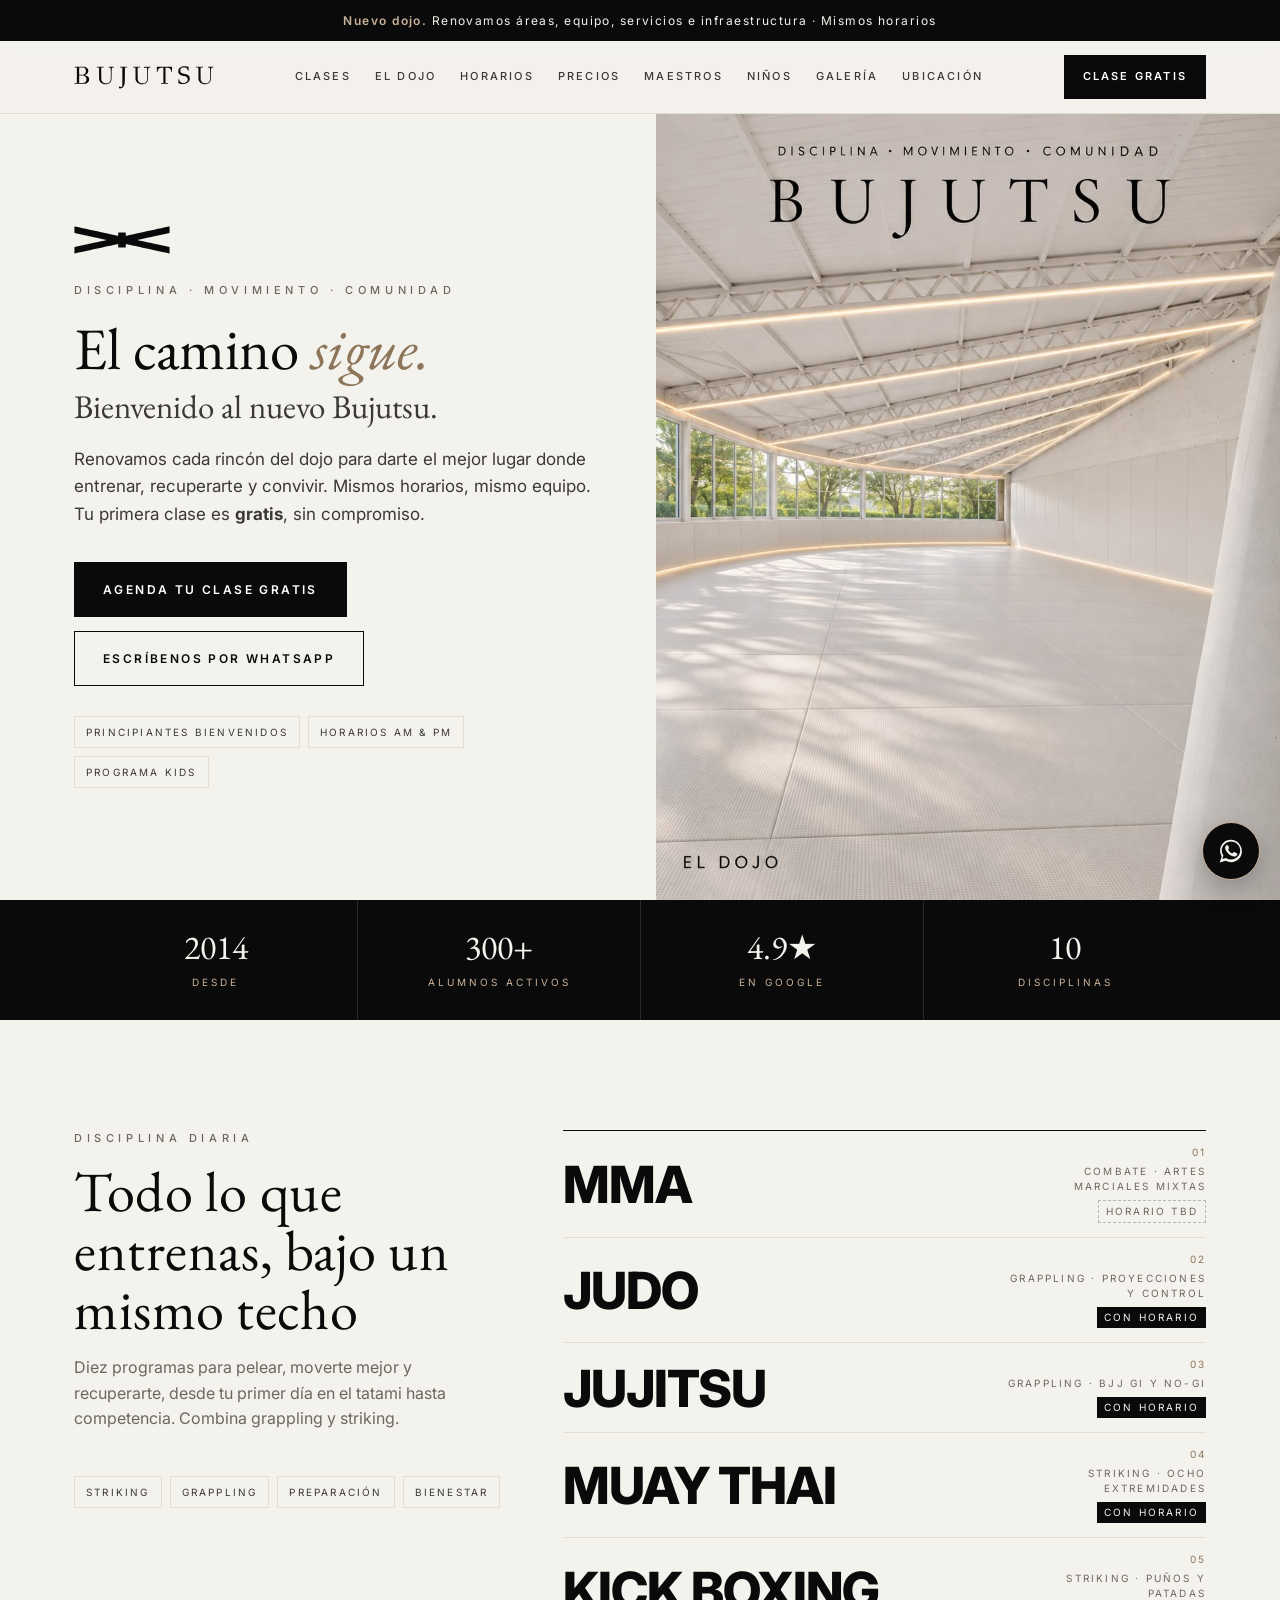
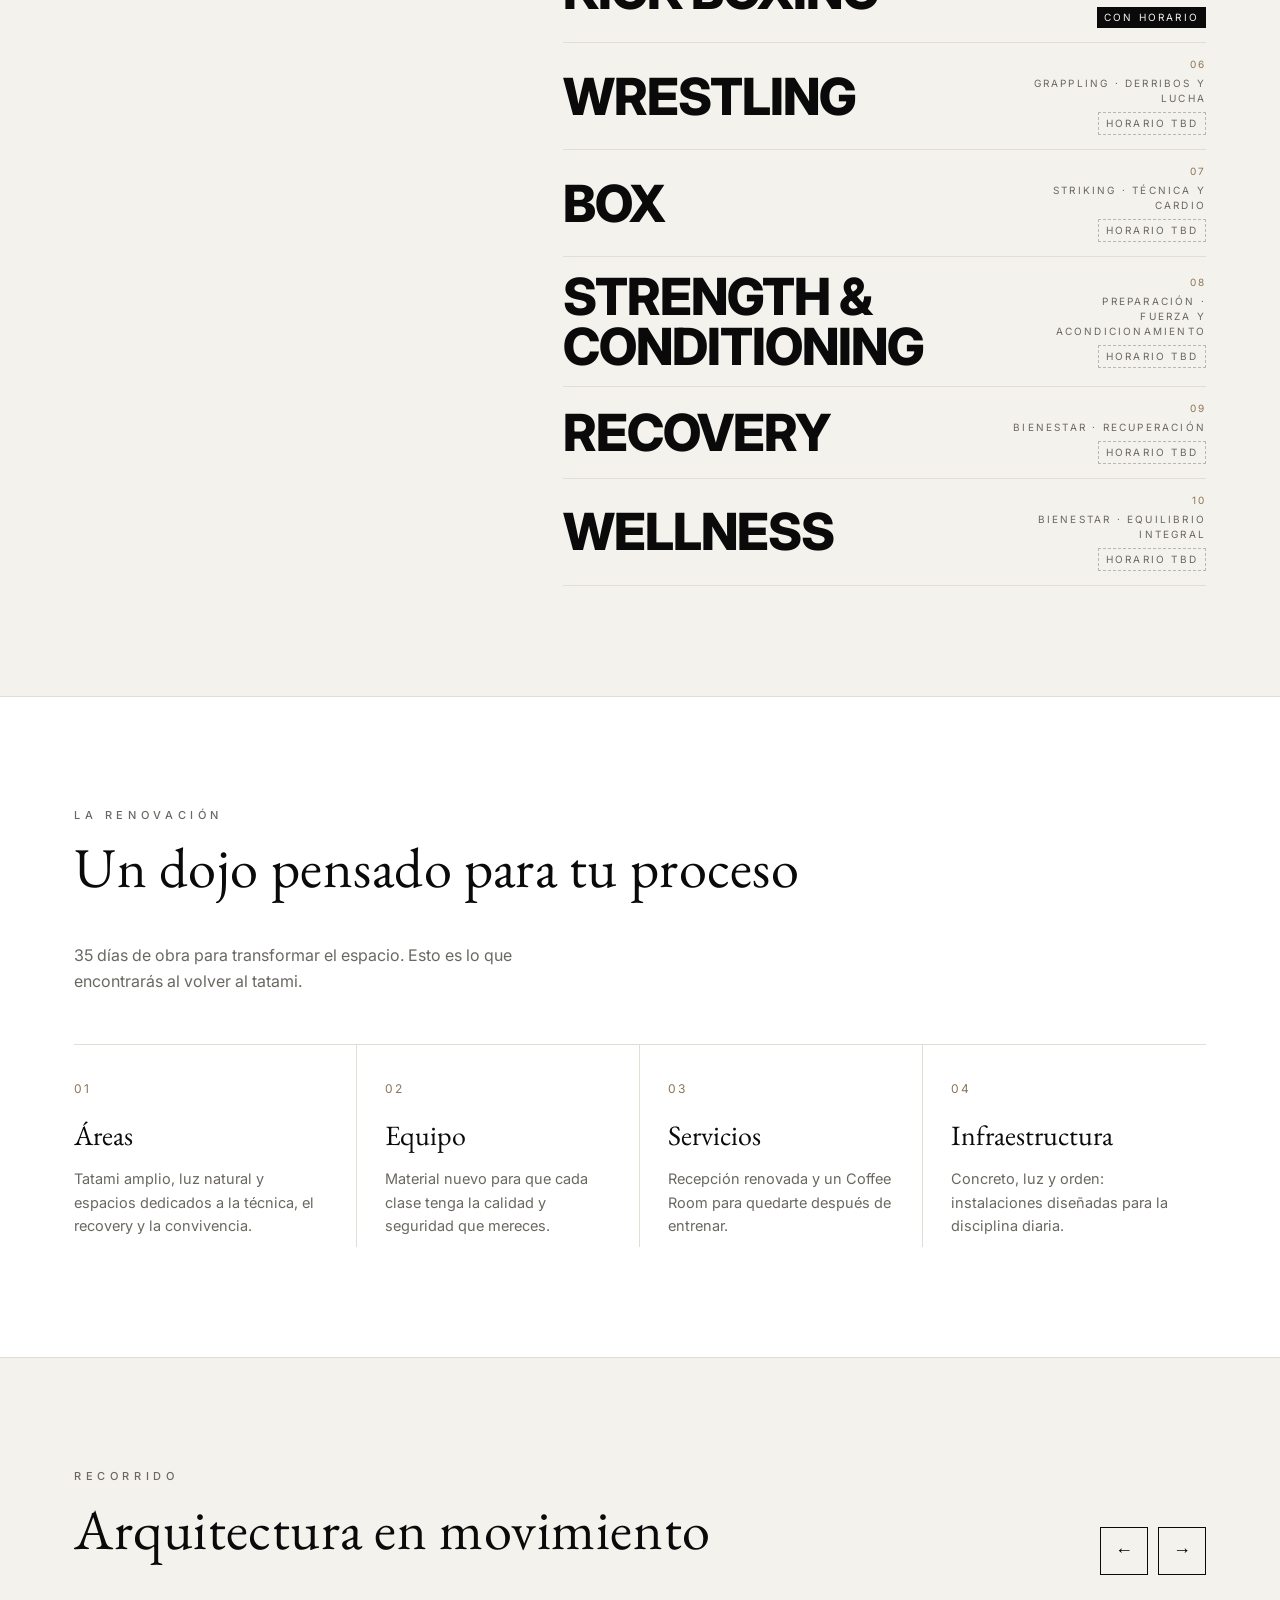
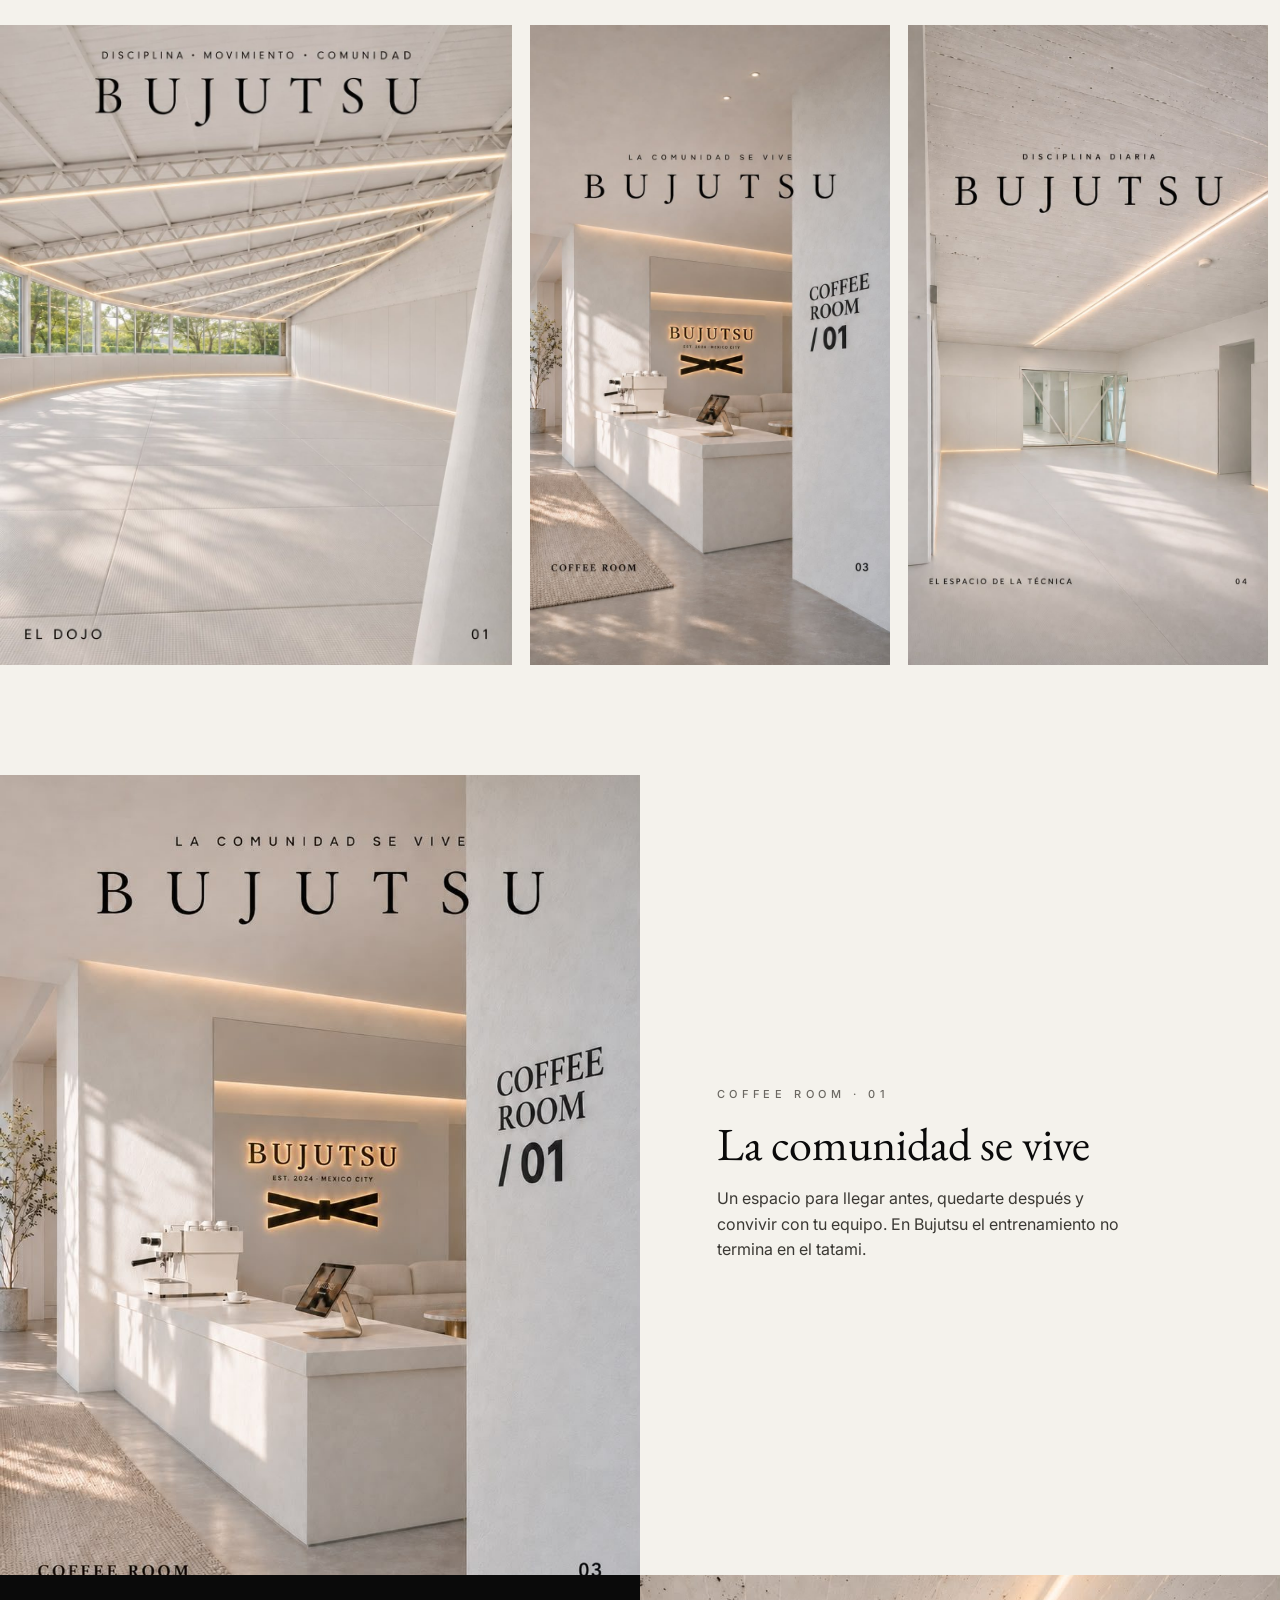
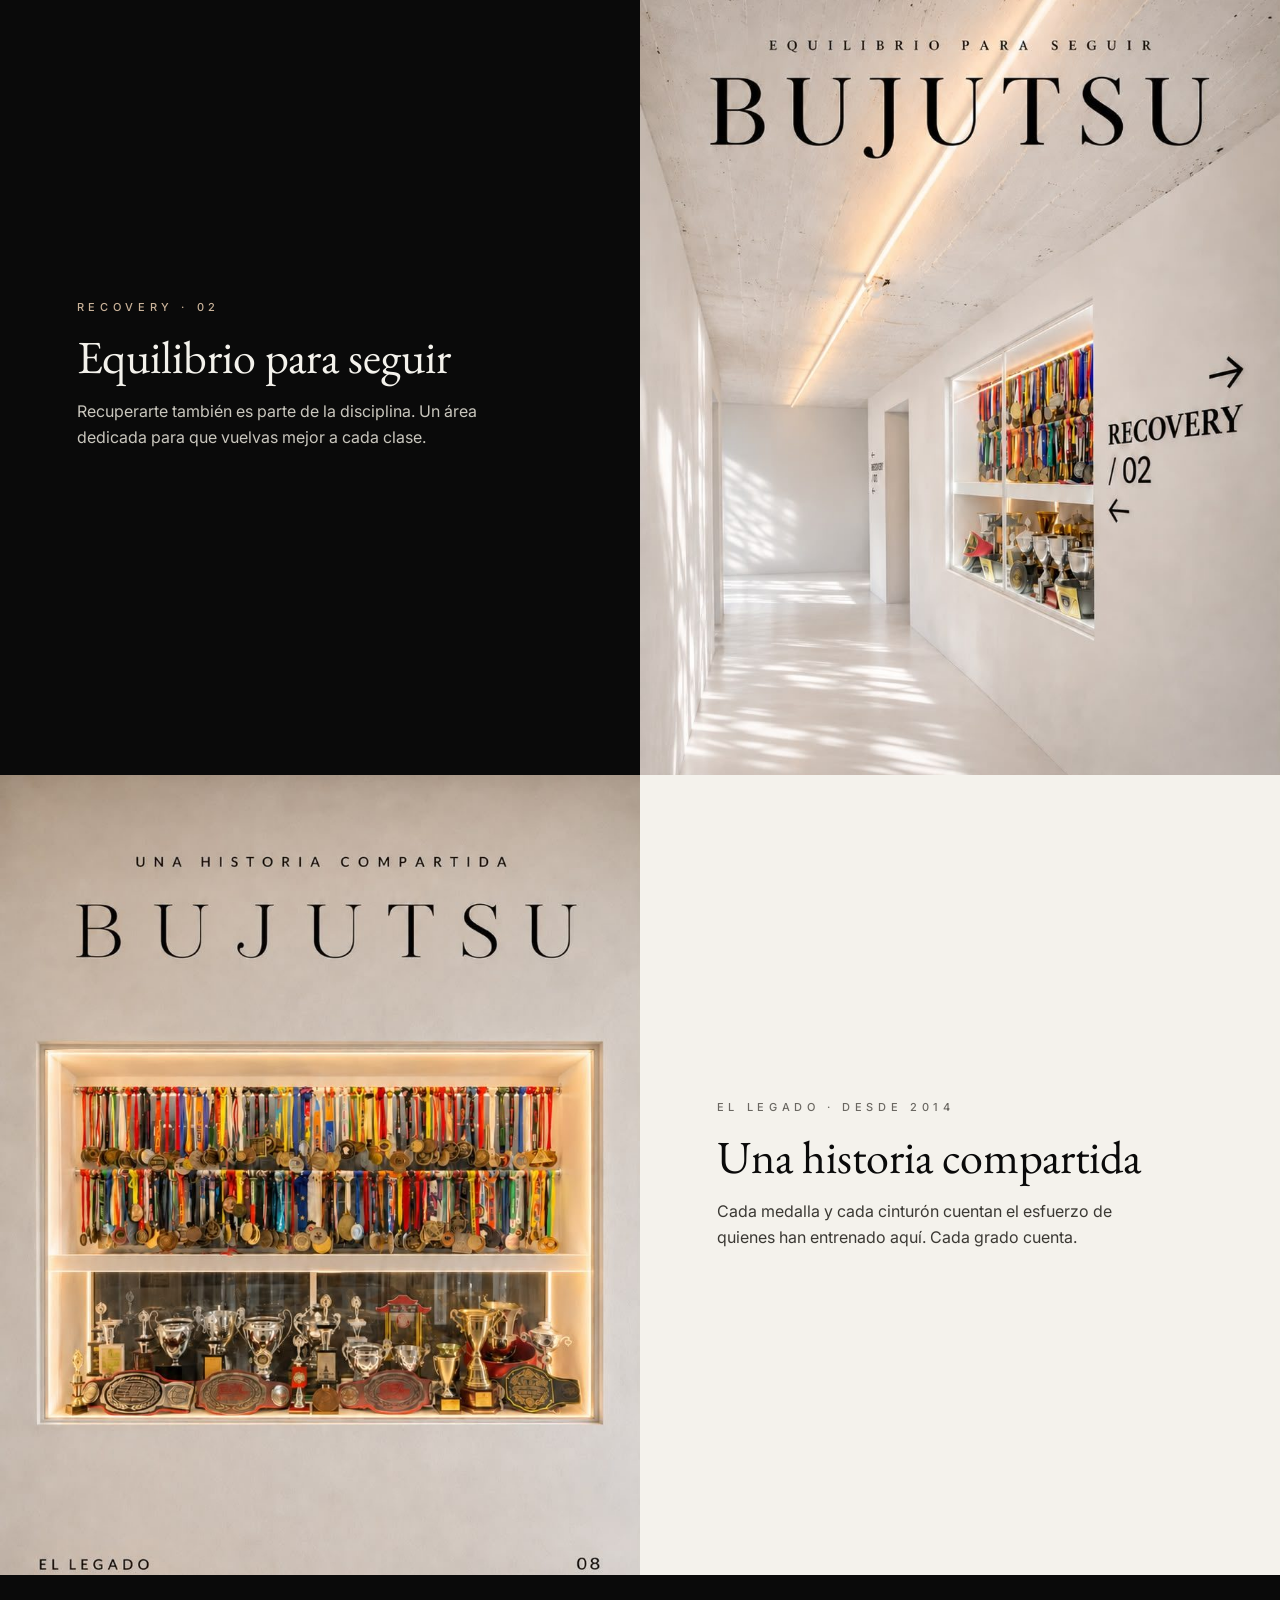
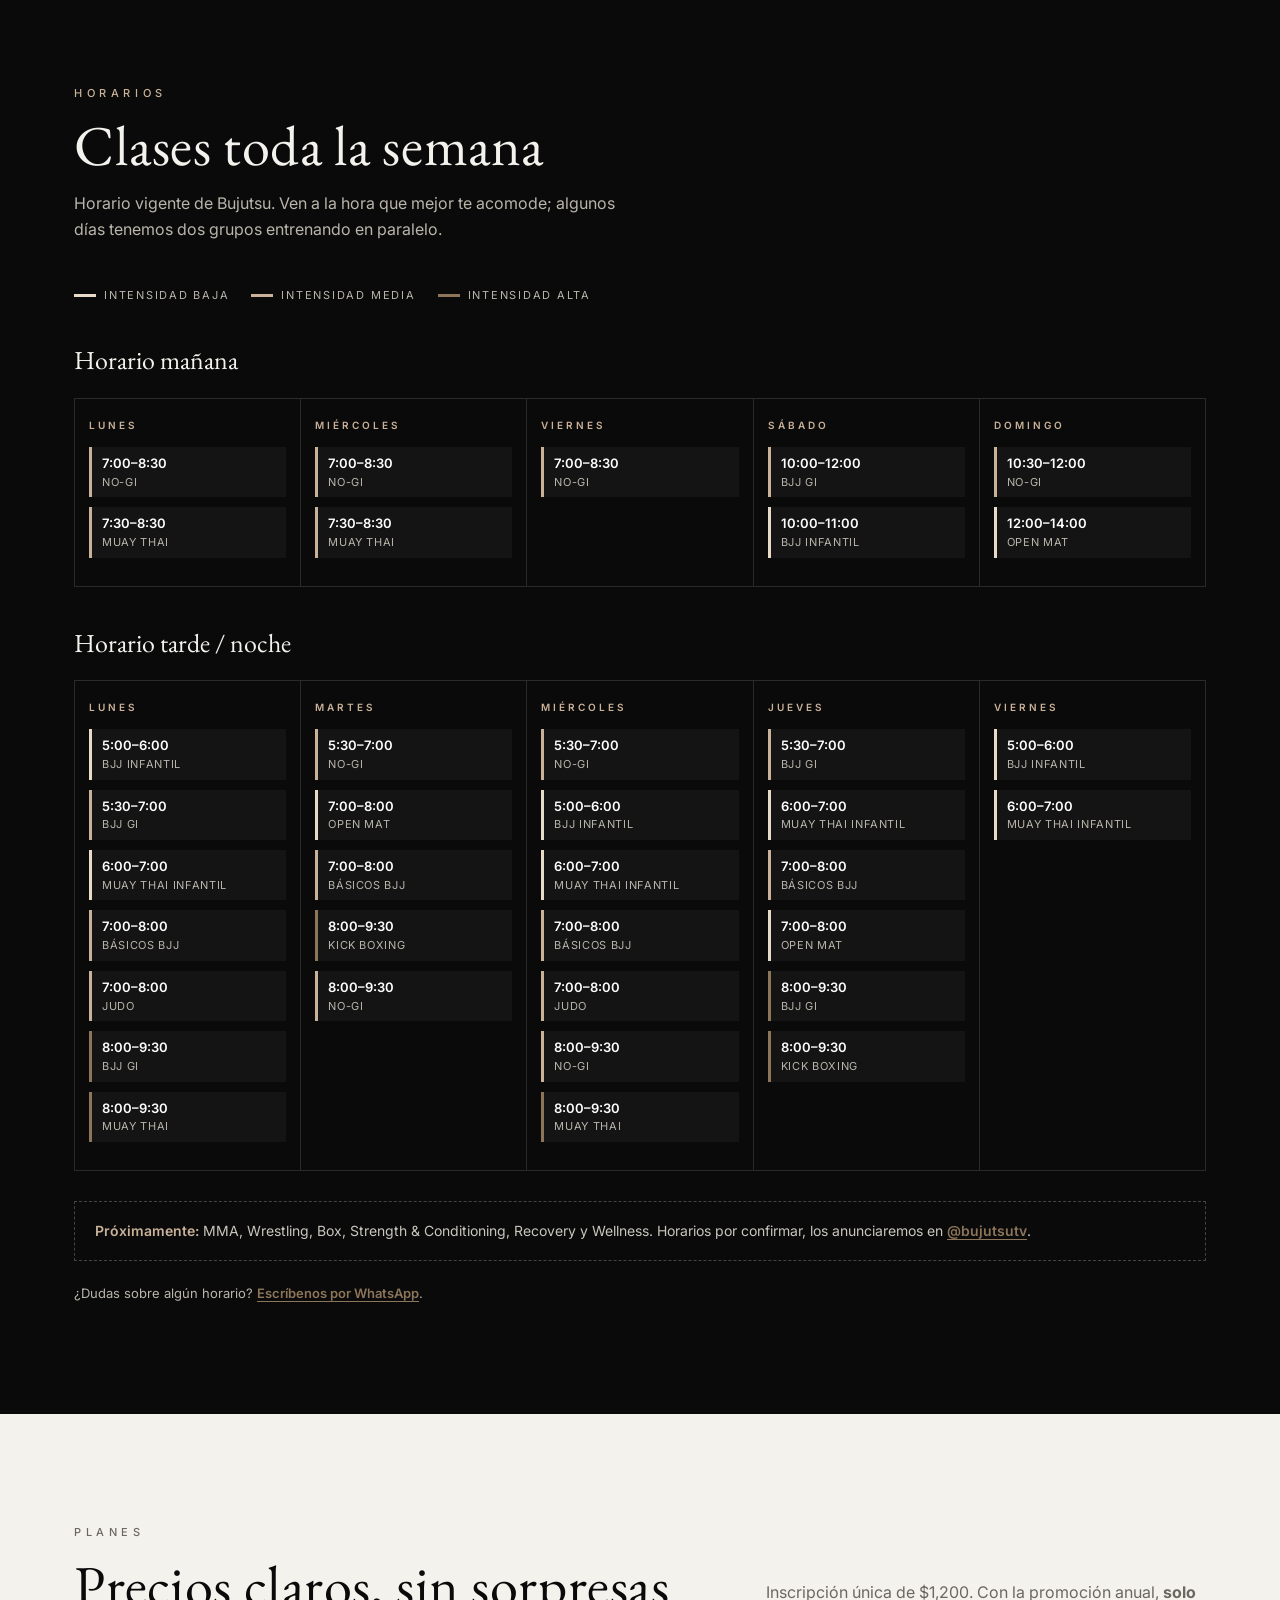
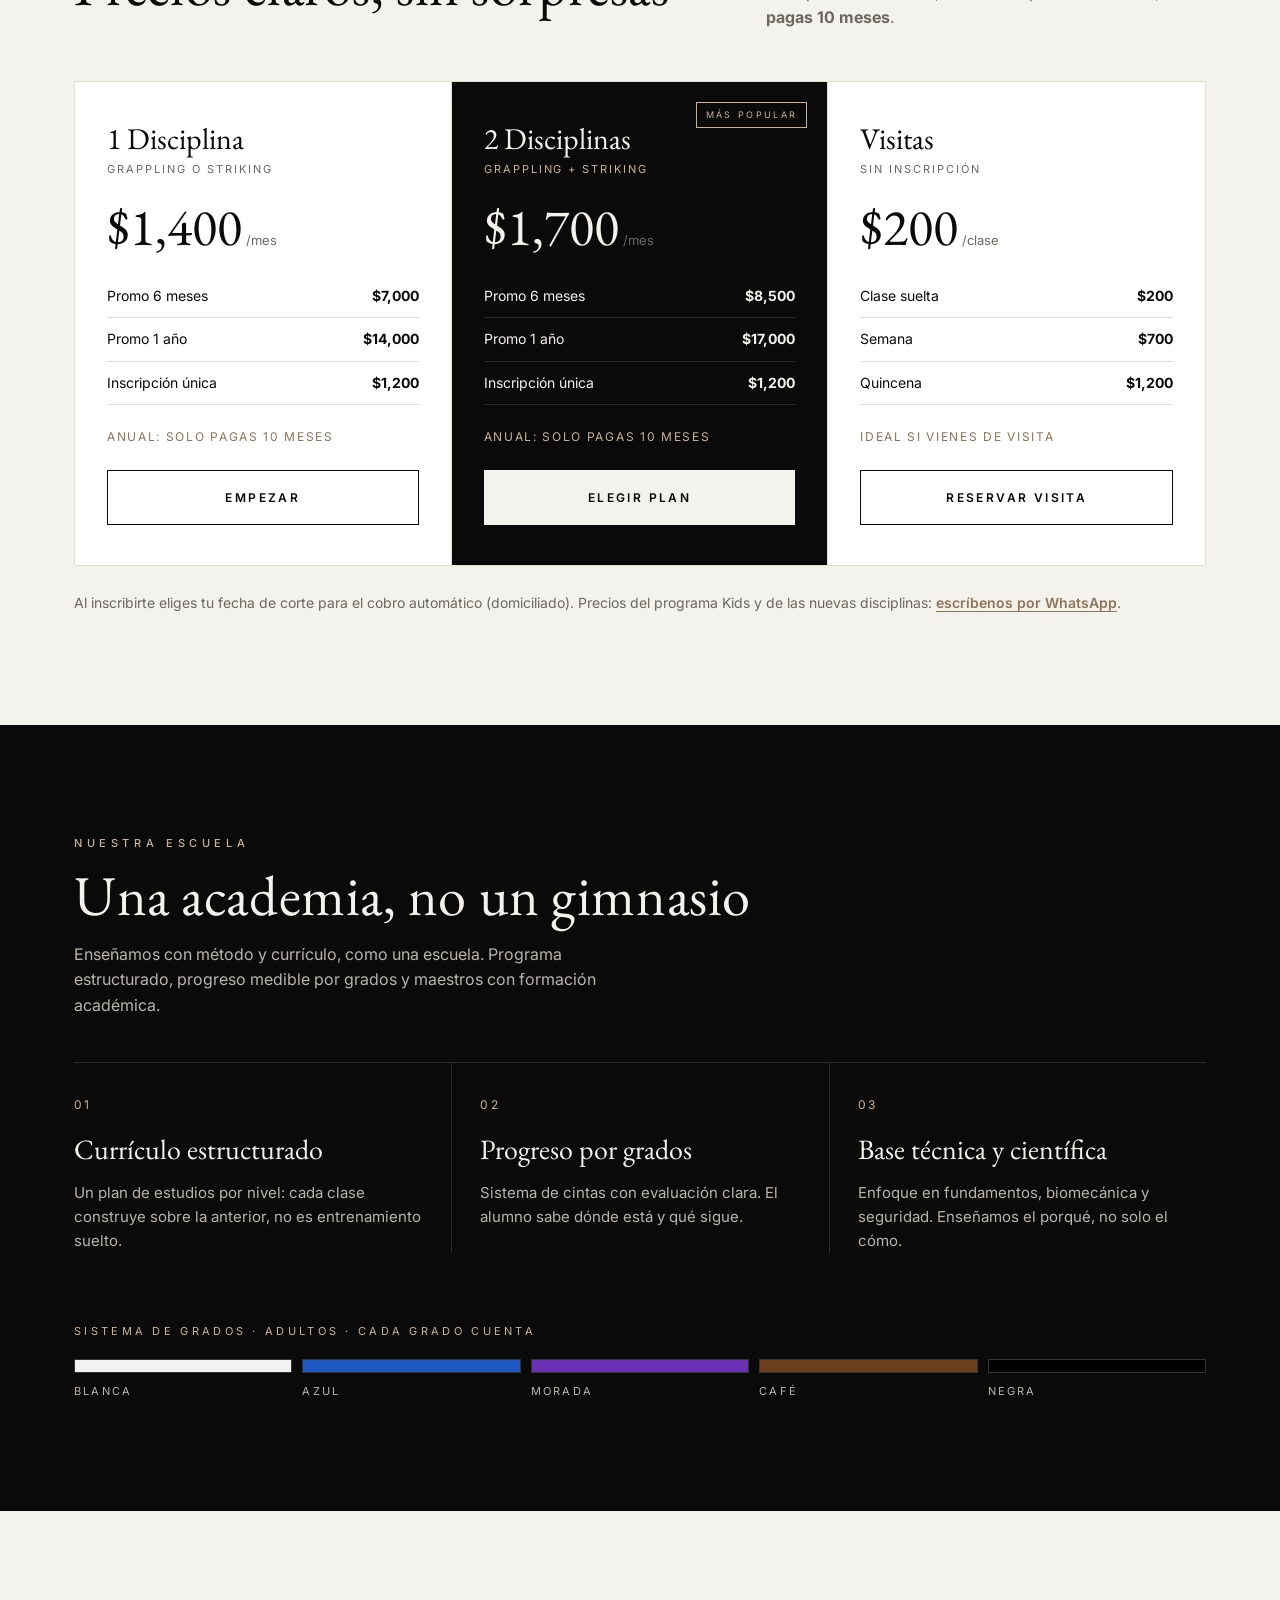
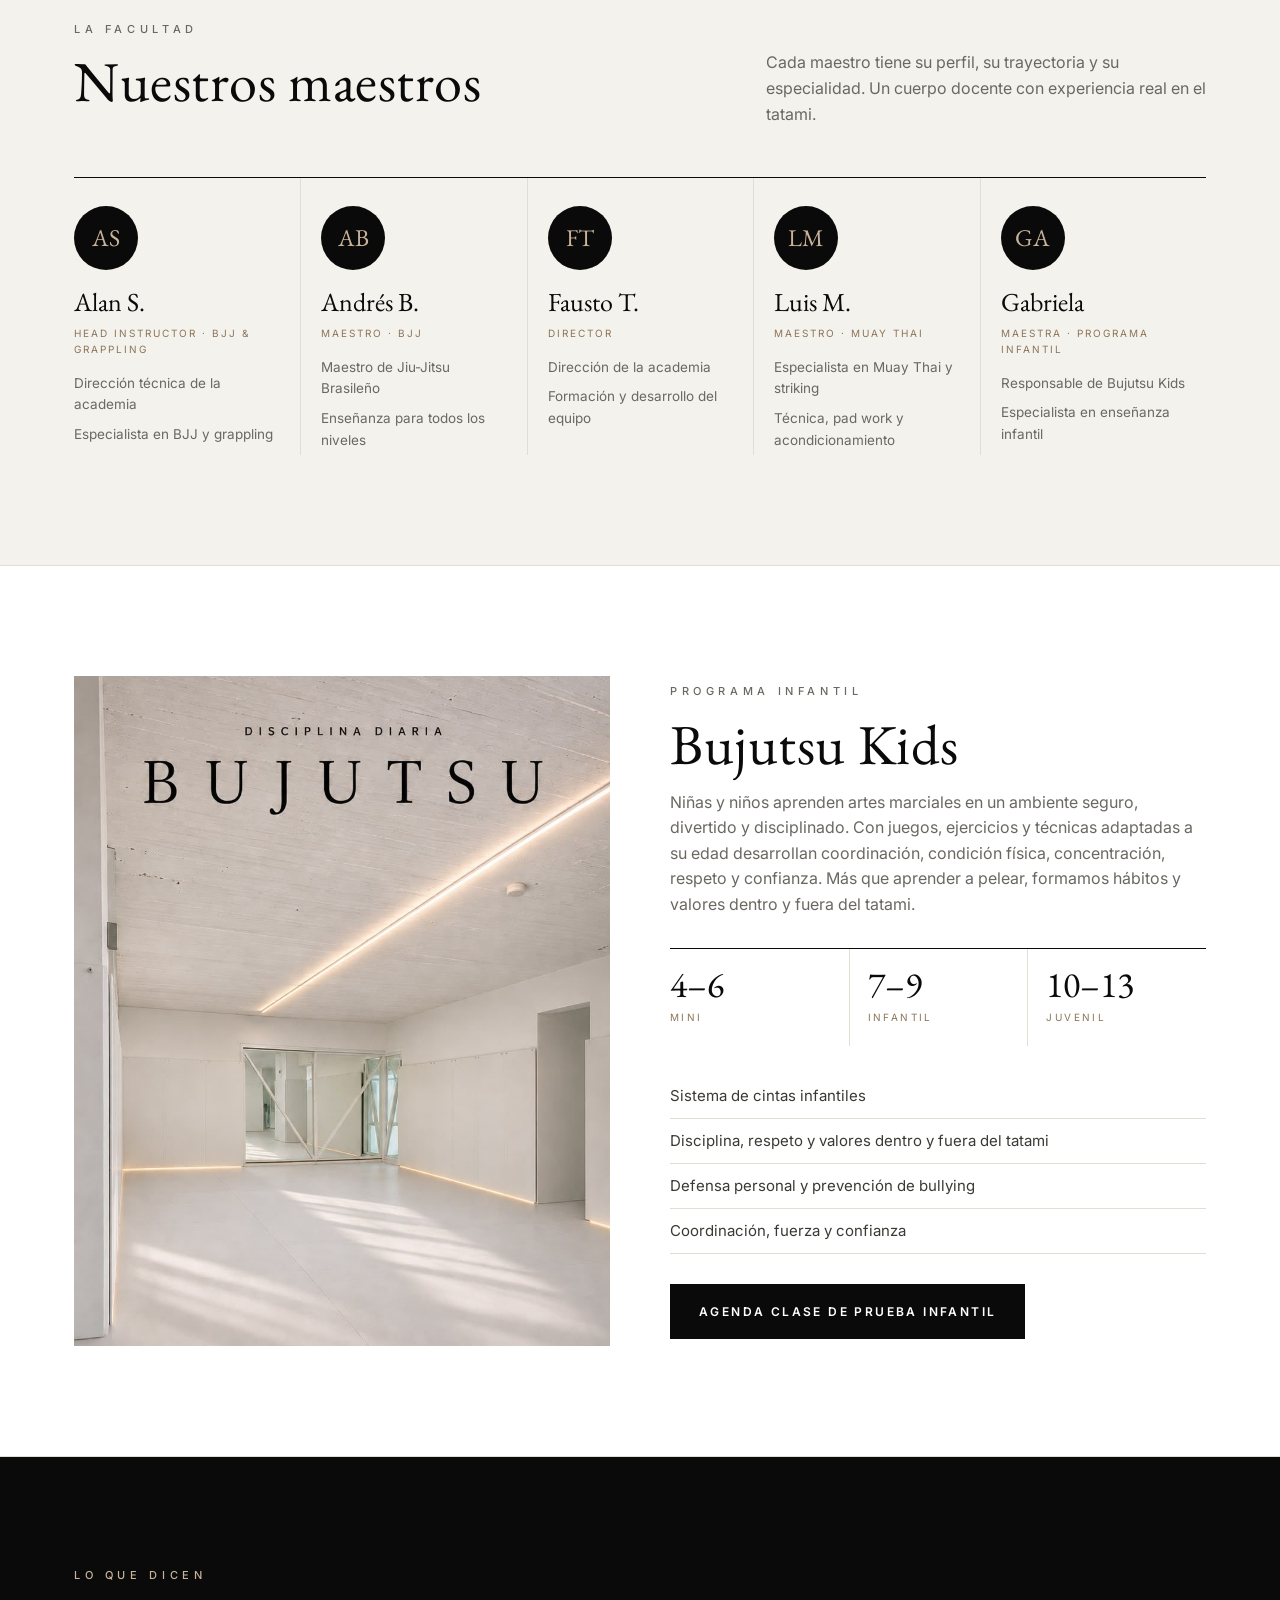
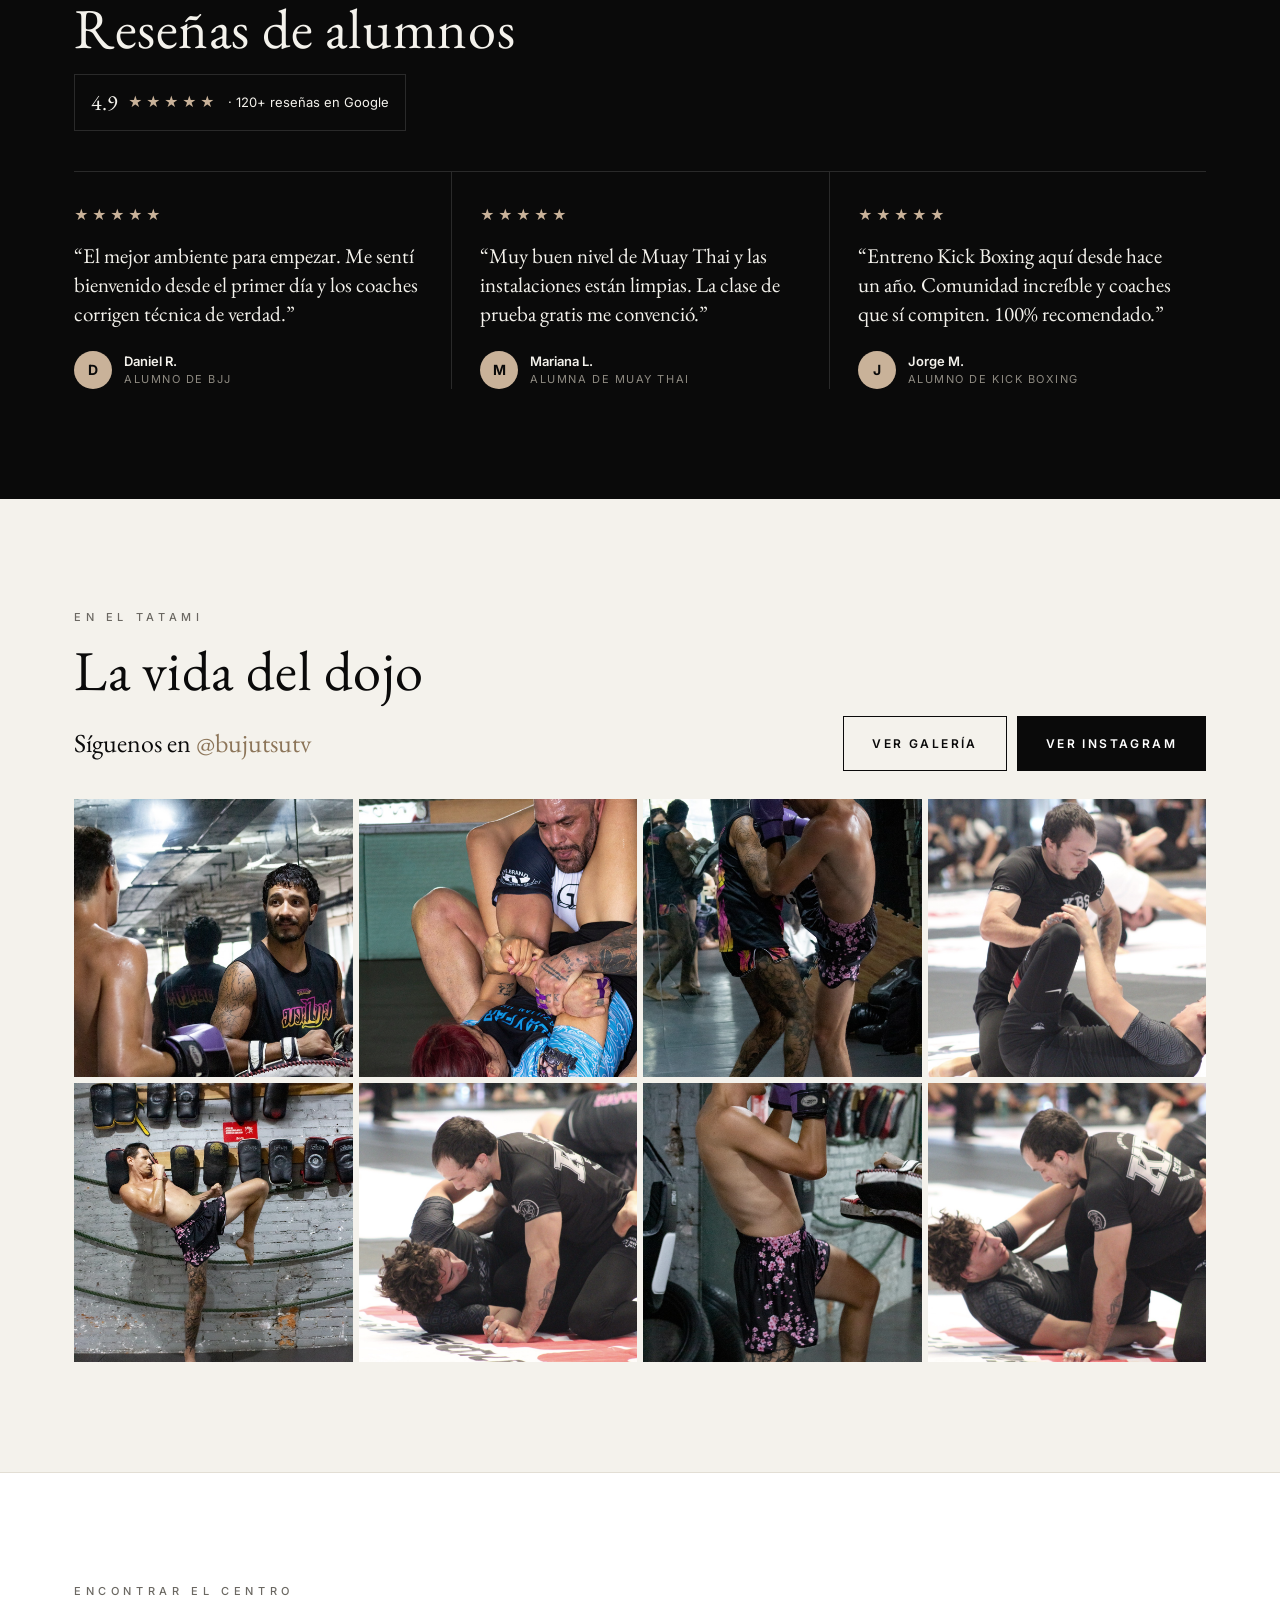
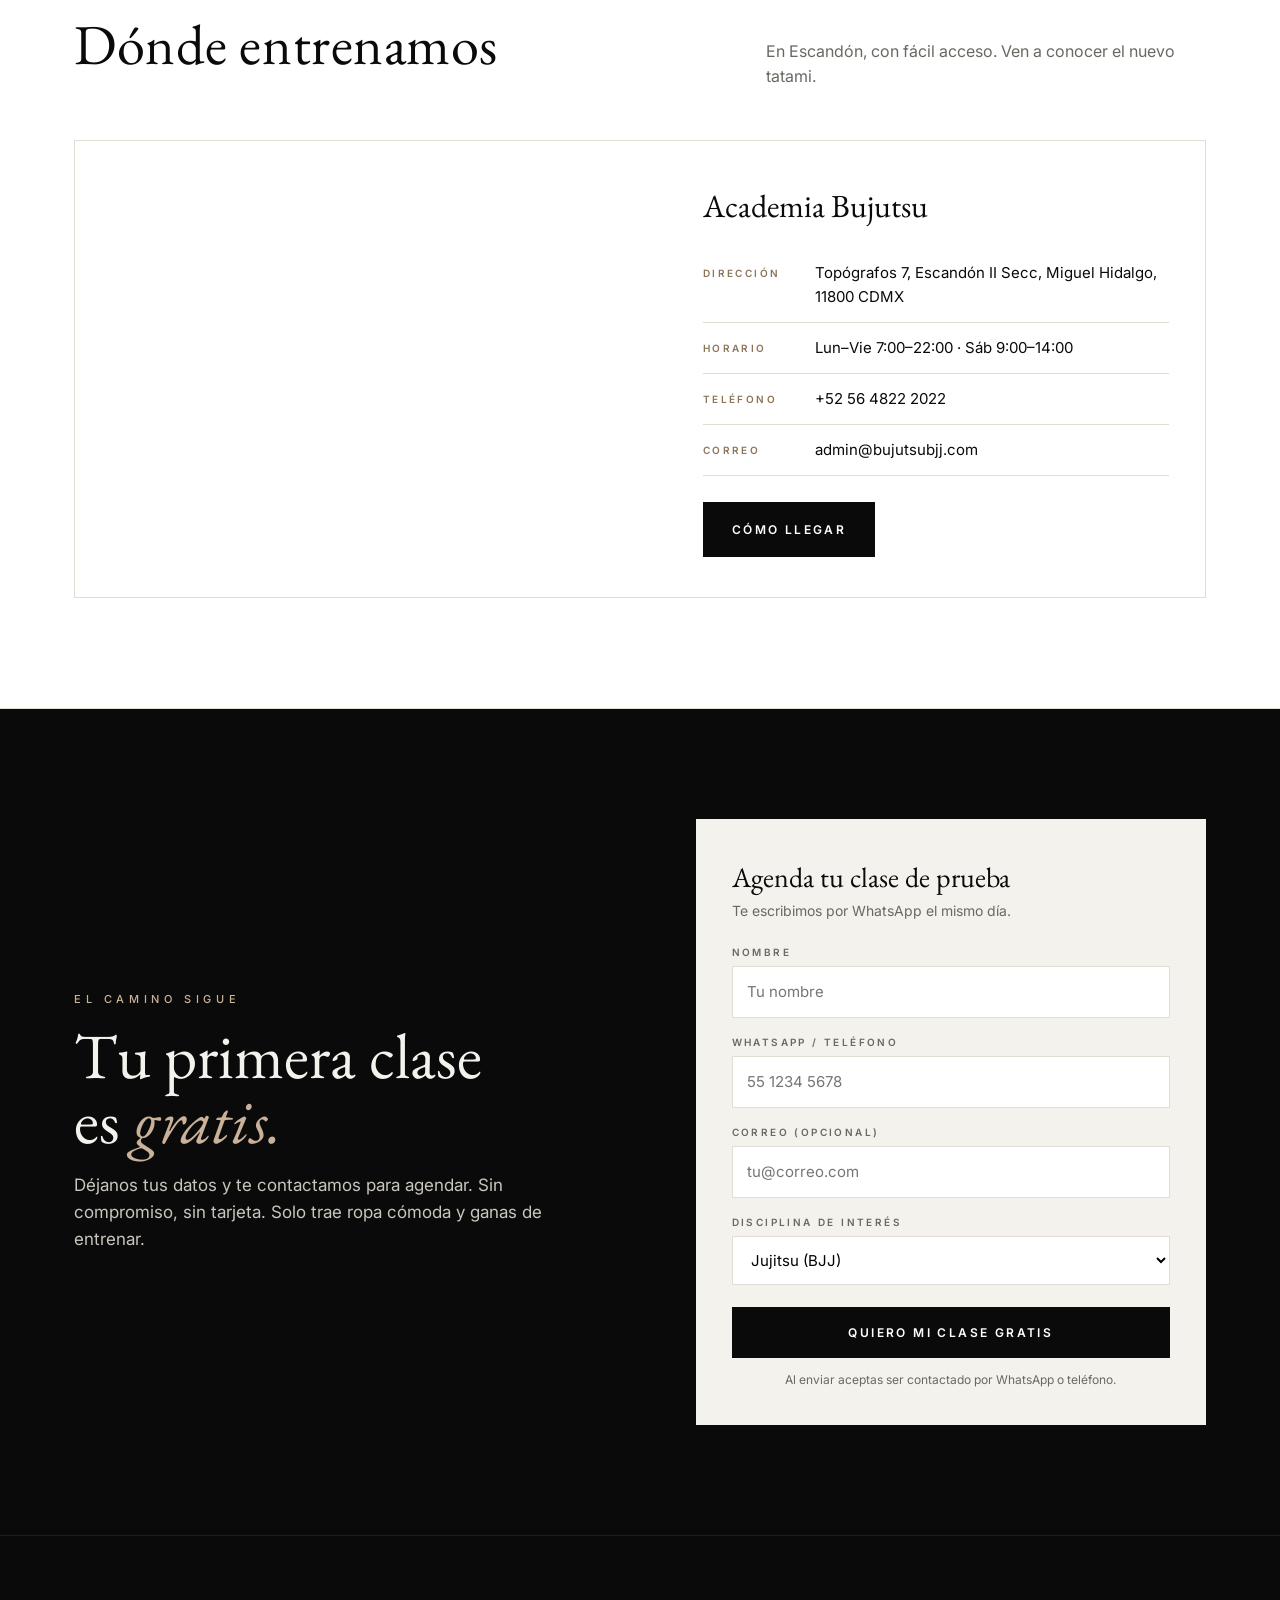
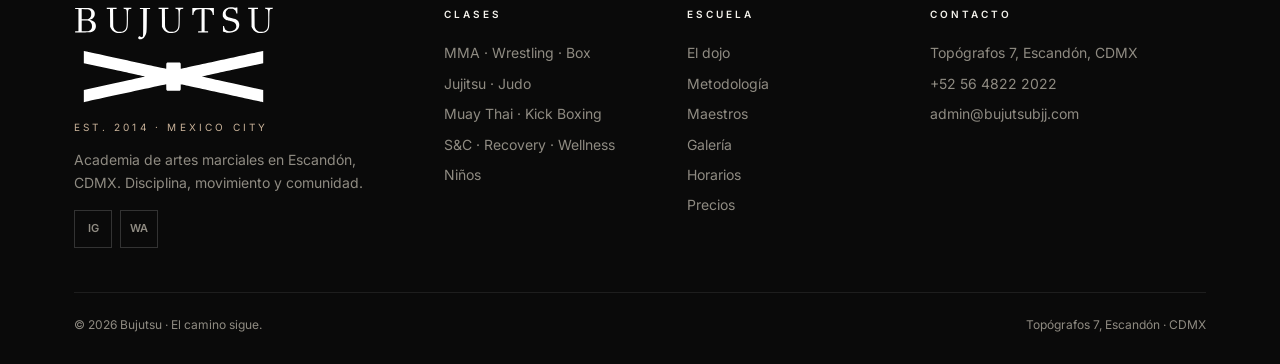
<file: index.html>
<!DOCTYPE html>
<html lang="es">
<head>
<meta charset="UTF-8">
<meta name="viewport" content="width=device-width, initial-scale=1.0">
<title>Bujutsu — MMA, Judo, Jujitsu, Muay Thai y más en Escandón, CDMX</title>
<meta name="description" content="Bujutsu, academia de artes marciales en Escandón, CDMX, desde 2014. Nuevo dojo: MMA, Judo, Jujitsu, Muay Thai, Kick Boxing, Wrestling, Box, Strength & Conditioning, Recovery y Wellness. Primera clase gratis.">
<meta name="theme-color" content="#0A0A0A">

<!-- Open Graph / redes sociales -->
<meta property="og:type" content="website">
<meta property="og:title" content="Bujutsu — El camino sigue. Bienvenido al nuevo dojo.">
<meta property="og:description" content="Academia de artes marciales en Escandón, CDMX, desde 2014. Primera clase gratis.">
<meta property="og:image" content="https://www.bujutsubjj.com/assets/img/dojo/01-el-dojo.jpg">
<meta property="og:url" content="https://www.bujutsubjj.com/">

<link rel="icon" href="assets/img/brand/favicon.svg" type="image/svg+xml">
<link rel="alternate icon" href="assets/img/favicon.png" type="image/png">
<link rel="preconnect" href="https://fonts.googleapis.com">
<link rel="preconnect" href="https://fonts.gstatic.com" crossorigin>
<link rel="stylesheet" href="css/styles.css">

<!-- Datos estructurados para Google (SEO local) -->
<script type="application/ld+json">
{
  "@context": "https://schema.org",
  "@type": "SportsActivityLocation",
  "name": "Bujutsu",
  "description": "Academia de artes marciales: MMA, Judo, Jujitsu, Muay Thai, Kick Boxing, Wrestling, Box, Strength & Conditioning, Recovery y Wellness.",
  "url": "https://www.bujutsubjj.com/",
  "image": "https://www.bujutsubjj.com/assets/img/dojo/01-el-dojo.jpg",
  "logo": "https://www.bujutsubjj.com/assets/img/brand/logo-negro.svg",
  "foundingDate": "2014",
  "telephone": "+52-56-4822-2022",
  "email": "admin@bujutsubjj.com",
  "address": {
    "@type": "PostalAddress",
    "streetAddress": "Topógrafos 7, Escandón II Secc, Miguel Hidalgo",
    "addressLocality": "Ciudad de México",
    "postalCode": "11800",
    "addressRegion": "CDMX",
    "addressCountry": "MX"
  },
  "sameAs": ["https://www.instagram.com/bujutsutv/"],
  "openingHours": "Mo-Fr 07:00-22:00 Sa 09:00-14:00"
}
</script>
</head>
<body>

<div class="notice"><b>Nuevo dojo.</b> Renovamos áreas, equipo, servicios e infraestructura · Mismos horarios</div>

<!-- NAV -->
<header class="nav">
  <div class="wrap nav-inner">
    <a href="#top" class="logo" aria-label="Bujutsu — inicio"><img src="assets/img/brand/wordmark-negro.svg" alt="Bujutsu" width="140" height="23"></a>
    <nav class="nav-links">
      <a href="#disciplinas">Clases</a>
      <a href="#dojo">El dojo</a>
      <a href="#horarios">Horarios</a>
      <a href="#precios">Precios</a>
      <a href="#maestros">Maestros</a>
      <a href="#ninos">Niños</a>
      <a href="galeria.html">Galería</a>
      <a href="#ubicacion">Ubicación</a>
    </nav>
    <div class="nav-cta">
      <a href="#prueba" class="btn btn-solid">Clase gratis</a>
      <button class="burger" id="burger" aria-label="Menú"><span></span><span></span><span></span></button>
    </div>
  </div>
  <div class="mobile-menu" id="mobileMenu">
    <a href="#disciplinas">Clases</a>
    <a href="#dojo">El dojo</a>
    <a href="#horarios">Horarios</a>
    <a href="#precios">Precios</a>
    <a href="#metodologia">Metodología</a>
    <a href="#maestros">Maestros</a>
    <a href="#ninos">Niños</a>
    <a href="galeria.html">Galería</a>
    <a href="#resenas">Reseñas</a>
    <a href="#ubicacion">Ubicación</a>
    <a href="#prueba" class="btn btn-solid">Agenda tu clase gratis</a>
  </div>
</header>

<!-- HERO -->
<section class="hero" id="top">
  <div class="hero-copy">
    <img class="ribbon" src="assets/img/brand/cinta-negro.svg" alt="" width="96" height="28">
    <div class="eyebrow">Disciplina · Movimiento · Comunidad</div>
    <h1>El camino <em>sigue.</em><span>Bienvenido al nuevo Bujutsu.</span></h1>
    <p class="lead">Renovamos cada rincón del dojo para darte el mejor lugar donde entrenar, recuperarte y convivir. Mismos horarios, mismo equipo. Tu primera clase es <strong>gratis</strong>, sin compromiso.</p>
    <div class="hero-cta">
      <a href="#prueba" class="btn btn-solid">Agenda tu clase gratis</a>
      <a href="https://wa.me/525648222022?text=Hola%2C%20quiero%20informaci%C3%B3n%20de%20una%20clase%20de%20prueba%20gratis" class="btn btn-line" target="_blank" rel="noopener">Escríbenos por WhatsApp</a>
    </div>
    <div class="hero-tags">
      <span class="tag">Principiantes bienvenidos</span>
      <span class="tag">Horarios AM &amp; PM</span>
      <span class="tag">Programa Kids</span>
    </div>
  </div>
  <div class="hero-img"><img src="assets/img/dojo/01-el-dojo.jpg" alt="Tatami del nuevo dojo Bujutsu con luz natural"></div>
</section>

<!-- STRIP -->
<div class="strip">
  <div class="wrap">
    <div><div class="n">2014</div><div class="l">Desde</div></div>
    <div><div class="n">300+</div><div class="l">Alumnos activos</div></div>
    <div><div class="n">4.9★</div><div class="l">En Google</div></div>
    <div><div class="n">10</div><div class="l">Disciplinas</div></div>
  </div>
</div>

<!-- DISCIPLINAS -->
<section class="block" id="disciplinas">
  <div class="wrap disc-wrap">
    <div class="disc-intro">
      <div class="eyebrow">Disciplina diaria</div>
      <h2 class="sec">Todo lo que entrenas, bajo un mismo techo</h2>
      <p class="sec-sub">Diez programas para pelear, moverte mejor y recuperarte, desde tu primer día en el tatami hasta competencia. Combina grappling y striking.</p>
      <div class="legend"><span class="tag">Striking</span><span class="tag">Grappling</span><span class="tag">Preparación</span><span class="tag">Bienestar</span></div>
    </div>
    <ul class="wall">
      <li><b>MMA</b><small><i>01</i>Combate · Artes marciales mixtas<br><span class="tbd">Horario TBD</span></small></li>
      <li><b>Judo</b><small><i>02</i>Grappling · Proyecciones y control<br><span class="ok">Con horario</span></small></li>
      <li><b>Jujitsu</b><small><i>03</i>Grappling · BJJ Gi y No-Gi<br><span class="ok">Con horario</span></small></li>
      <li><b>Muay Thai</b><small><i>04</i>Striking · Ocho extremidades<br><span class="ok">Con horario</span></small></li>
      <li><b>Kick Boxing</b><small><i>05</i>Striking · Puños y patadas<br><span class="ok">Con horario</span></small></li>
      <li><b>Wrestling</b><small><i>06</i>Grappling · Derribos y lucha<br><span class="tbd">Horario TBD</span></small></li>
      <li><b>Box</b><small><i>07</i>Striking · Técnica y cardio<br><span class="tbd">Horario TBD</span></small></li>
      <li><b>Strength &amp; Conditioning</b><small><i>08</i>Preparación · Fuerza y acondicionamiento<br><span class="tbd">Horario TBD</span></small></li>
      <li><b>Recovery</b><small><i>09</i>Bienestar · Recuperación<br><span class="tbd">Horario TBD</span></small></li>
      <li><b>Wellness</b><small><i>10</i>Bienestar · Equilibrio integral<br><span class="tbd">Horario TBD</span></small></li>
    </ul>
  </div>
</section>

<!-- RENOVACIÓN -->
<section class="block white" id="dojo">
  <div class="wrap">
    <div class="head">
      <div><div class="eyebrow">La renovación</div><h2 class="sec">Un dojo pensado para tu proceso</h2></div>
      <p class="sec-sub">35 días de obra para transformar el espacio. Esto es lo que encontrarás al volver al tatami.</p>
    </div>
    <div class="pillars">
      <div class="pillar"><div class="num">01</div><h3>Áreas</h3><p>Tatami amplio, luz natural y espacios dedicados a la técnica, el recovery y la convivencia.</p></div>
      <div class="pillar"><div class="num">02</div><h3>Equipo</h3><p>Material nuevo para que cada clase tenga la calidad y seguridad que mereces.</p></div>
      <div class="pillar"><div class="num">03</div><h3>Servicios</h3><p>Recepción renovada y un Coffee Room para quedarte después de entrenar.</p></div>
      <div class="pillar"><div class="num">04</div><h3>Infraestructura</h3><p>Concreto, luz y orden: instalaciones diseñadas para la disciplina diaria.</p></div>
    </div>
  </div>
</section>

<!-- RECORRIDO -->
<section class="tour" id="recorrido">
  <div class="wrap">
    <div class="head">
      <div><div class="eyebrow">Recorrido</div><h2 class="sec">Arquitectura en movimiento</h2></div>
      <div class="tour-nav"><button type="button" data-dir="-1" aria-label="Anterior">←</button><button type="button" data-dir="1" aria-label="Siguiente">→</button></div>
    </div>
  </div>
  <div class="track" id="track">
    <figure class="frame"><img loading="lazy" src="assets/img/dojo/01-el-dojo.jpg" alt="El Dojo"></figure>
    <figure class="frame"><img loading="lazy" src="assets/img/dojo/03-coffee-room.jpg" alt="Coffee Room"><figcaption class="m-cap"><b>Coffee Room · 01</b>La comunidad se vive: llega antes, quédate después.</figcaption></figure>
    <figure class="frame"><img loading="lazy" src="assets/img/dojo/04-espacio-tecnica.jpg" alt="El espacio de la técnica"></figure>
    <figure class="frame"><img loading="lazy" src="assets/img/dojo/05-umbral.jpg" alt="Umbral"></figure>
    <figure class="frame"><img loading="lazy" src="assets/img/dojo/06-luz-natural.jpg" alt="Luz natural"></figure>
    <figure class="frame"><img loading="lazy" src="assets/img/dojo/07-memoria.jpg" alt="Memoria en movimiento"></figure>
    <figure class="frame"><img loading="lazy" src="assets/img/dojo/08-legado.jpg" alt="El legado"><figcaption class="m-cap"><b>El legado · Desde 2014</b>Cada medalla cuenta el esfuerzo de quienes entrenan aquí.</figcaption></figure>
    <figure class="frame"><img loading="lazy" src="assets/img/dojo/09-recovery.jpg" alt="Recovery"><figcaption class="m-cap"><b>Recovery · 02</b>Equilibrio para seguir: recuperarte también es disciplina.</figcaption></figure>
    <figure class="frame"><img loading="lazy" src="assets/img/dojo/10-concreto-luz.jpg" alt="Concreto y luz"></figure>
    <figure class="frame"><img loading="lazy" src="assets/img/dojo/11-simbolo.jpg" alt="El símbolo"></figure>
  </div>
</section>

<!-- ESPACIOS -->
<section id="espacios">
  <div class="feature">
    <div class="ph"><img loading="lazy" src="assets/img/dojo/03-coffee-room.jpg" alt="Coffee Room de Bujutsu"></div>
    <div class="tx"><div class="kicker">Coffee Room · 01</div><h3>La comunidad se vive</h3>
      <p>Un espacio para llegar antes, quedarte después y convivir con tu equipo. En Bujutsu el entrenamiento no termina en el tatami.</p></div>
  </div>
  <div class="feature rev dark">
    <div class="ph"><img loading="lazy" src="assets/img/dojo/09-recovery.jpg" alt="Zona de Recovery de Bujutsu"></div>
    <div class="tx"><div class="kicker">Recovery · 02</div><h3>Equilibrio para seguir</h3>
      <p>Recuperarte también es parte de la disciplina. Un área dedicada para que vuelvas mejor a cada clase.</p></div>
  </div>
  <div class="feature">
    <div class="ph"><img loading="lazy" src="assets/img/dojo/08-legado.jpg" alt="Vitrina de medallas y trofeos de Bujutsu"></div>
    <div class="tx"><div class="kicker">El legado · Desde 2014</div><h3>Una historia compartida</h3>
      <p>Cada medalla y cada cinturón cuentan el esfuerzo de quienes han entrenado aquí. Cada grado cuenta.</p></div>
  </div>
</section>

<!-- HORARIOS -->
<section class="block dark" id="horarios">
  <div class="wrap">
    <div class="eyebrow">Horarios</div>
    <h2 class="sec">Clases toda la semana</h2>
    <p class="sec-sub">Horario vigente de Bujutsu. Ven a la hora que mejor te acomode; algunos días tenemos dos grupos entrenando en paralelo.</p>

    <div class="sched-legend">
      <span><i style="background:#E8DCC9"></i>Intensidad baja</span>
      <span><i style="background:#C9B299"></i>Intensidad media</span>
      <span><i style="background:#8C7559"></i>Intensidad alta</span>
    </div>

<div class="sched-sub">Horario mañana</div>
    <div class="grid-week cols-5">
      <div class="day"><h4>Lunes</h4>
        <div class="slot slot-media"><div class="t">7:00–8:30</div><div class="d">No-Gi</div></div>
        <div class="slot slot-media"><div class="t">7:30–8:30</div><div class="d">Muay Thai</div></div>
      </div>
      <div class="day"><h4>Miércoles</h4>
        <div class="slot slot-media"><div class="t">7:00–8:30</div><div class="d">No-Gi</div></div>
        <div class="slot slot-media"><div class="t">7:30–8:30</div><div class="d">Muay Thai</div></div>
      </div>
      <div class="day"><h4>Viernes</h4>
        <div class="slot slot-media"><div class="t">7:00–8:30</div><div class="d">No-Gi</div></div>
      </div>
      <div class="day"><h4>Sábado</h4>
        <div class="slot slot-media"><div class="t">10:00–12:00</div><div class="d">BJJ Gi</div></div>
        <div class="slot slot-baja"><div class="t">10:00–11:00</div><div class="d">BJJ Infantil</div></div>
      </div>
      <div class="day"><h4>Domingo</h4>
        <div class="slot slot-media"><div class="t">10:30–12:00</div><div class="d">No-Gi</div></div>
        <div class="slot slot-baja"><div class="t">12:00–14:00</div><div class="d">Open Mat</div></div>
      </div>
    </div>

    <div class="sched-sub">Horario tarde / noche</div>
    <div class="grid-week cols-5">
      <div class="day"><h4>Lunes</h4>
        <div class="slot slot-baja"><div class="t">5:00–6:00</div><div class="d">BJJ Infantil</div></div>
        <div class="slot slot-media"><div class="t">5:30–7:00</div><div class="d">BJJ Gi</div></div>
        <div class="slot slot-baja"><div class="t">6:00–7:00</div><div class="d">Muay Thai Infantil</div></div>
        <div class="slot slot-media"><div class="t">7:00–8:00</div><div class="d">Básicos BJJ</div></div>
        <div class="slot slot-media"><div class="t">7:00–8:00</div><div class="d">Judo</div></div>
        <div class="slot slot-alta"><div class="t">8:00–9:30</div><div class="d">BJJ Gi</div></div>
        <div class="slot slot-alta"><div class="t">8:00–9:30</div><div class="d">Muay Thai</div></div>
      </div>
      <div class="day"><h4>Martes</h4>
        <div class="slot slot-media"><div class="t">5:30–7:00</div><div class="d">No-Gi</div></div>
        <div class="slot slot-baja"><div class="t">7:00–8:00</div><div class="d">Open Mat</div></div>
        <div class="slot slot-media"><div class="t">7:00–8:00</div><div class="d">Básicos BJJ</div></div>
        <div class="slot slot-alta"><div class="t">8:00–9:30</div><div class="d">Kick Boxing</div></div>
        <div class="slot slot-media"><div class="t">8:00–9:30</div><div class="d">No-Gi</div></div>
      </div>
      <div class="day"><h4>Miércoles</h4>
        <div class="slot slot-media"><div class="t">5:30–7:00</div><div class="d">No-Gi</div></div>
        <div class="slot slot-baja"><div class="t">5:00–6:00</div><div class="d">BJJ Infantil</div></div>
        <div class="slot slot-baja"><div class="t">6:00–7:00</div><div class="d">Muay Thai Infantil</div></div>
        <div class="slot slot-media"><div class="t">7:00–8:00</div><div class="d">Básicos BJJ</div></div>
        <div class="slot slot-media"><div class="t">7:00–8:00</div><div class="d">Judo</div></div>
        <div class="slot slot-media"><div class="t">8:00–9:30</div><div class="d">No-Gi</div></div>
        <div class="slot slot-alta"><div class="t">8:00–9:30</div><div class="d">Muay Thai</div></div>
      </div>
      <div class="day"><h4>Jueves</h4>
        <div class="slot slot-media"><div class="t">5:30–7:00</div><div class="d">BJJ Gi</div></div>
        <div class="slot slot-baja"><div class="t">6:00–7:00</div><div class="d">Muay Thai Infantil</div></div>
        <div class="slot slot-media"><div class="t">7:00–8:00</div><div class="d">Básicos BJJ</div></div>
        <div class="slot slot-baja"><div class="t">7:00–8:00</div><div class="d">Open Mat</div></div>
        <div class="slot slot-alta"><div class="t">8:00–9:30</div><div class="d">BJJ Gi</div></div>
        <div class="slot slot-alta"><div class="t">8:00–9:30</div><div class="d">Kick Boxing</div></div>
      </div>
      <div class="day"><h4>Viernes</h4>
        <div class="slot slot-baja"><div class="t">5:00–6:00</div><div class="d">BJJ Infantil</div></div>
        <div class="slot slot-baja"><div class="t">6:00–7:00</div><div class="d">Muay Thai Infantil</div></div>
      </div>
    </div>
    <div class="sched-tbd"><b>Próximamente:</b> MMA, Wrestling, Box, Strength &amp; Conditioning, Recovery y Wellness. Horarios por confirmar, los anunciaremos en <a class="link-camel" href="https://www.instagram.com/bujutsutv/" target="_blank" rel="noopener">@bujutsutv</a>.</div>

    <p class="sec-sub" style="margin:22px 0 0; font-size:13px;">¿Dudas sobre algún horario? <a class="link-camel" href="https://wa.me/525648222022?text=Hola%2C%20quiero%20informaci%C3%B3n%20de%20los%20horarios" target="_blank" rel="noopener">Escríbenos por WhatsApp</a>.</p>
  </div>
</section>

<!-- PRECIOS -->
<section class="block" id="precios">
  <div class="wrap">
    <div class="head">
      <div><div class="eyebrow">Planes</div><h2 class="sec">Precios claros, sin sorpresas</h2></div>
      <p class="sec-sub">Inscripción única de $1,200. Con la promoción anual, <strong>solo pagas 10 meses</strong>.</p>
    </div>
    <div class="swipe-hint">Desliza para ver más →</div>
    <div class="plans">
      <div class="plan">
        <h3>1 Disciplina<span class="pl-sub">Grappling o Striking</span></h3>
        <div class="price">$1,400<small>/mes</small></div>
        <ul>
          <li><span>Promo 6 meses</span><b>$7,000</b></li>
          <li><span>Promo 1 año</span><b>$14,000</b></li>
          <li><span>Inscripción única</span><b>$1,200</b></li>
        </ul>
        <div class="pl-promo">Anual: solo pagas 10 meses</div>
        <a href="#prueba" class="btn btn-line">Empezar</a>
      </div>
      <div class="plan featured">
        <div class="badge">Más popular</div>
        <h3>2 Disciplinas<span class="pl-sub">Grappling + Striking</span></h3>
        <div class="price">$1,700<small>/mes</small></div>
        <ul>
          <li><span>Promo 6 meses</span><b>$8,500</b></li>
          <li><span>Promo 1 año</span><b>$17,000</b></li>
          <li><span>Inscripción única</span><b>$1,200</b></li>
        </ul>
        <div class="pl-promo">Anual: solo pagas 10 meses</div>
        <a href="#prueba" class="btn">Elegir plan</a>
      </div>
      <div class="plan">
        <h3>Visitas<span class="pl-sub">Sin inscripción</span></h3>
        <div class="price">$200<small>/clase</small></div>
        <ul>
          <li><span>Clase suelta</span><b>$200</b></li>
          <li><span>Semana</span><b>$700</b></li>
          <li><span>Quincena</span><b>$1,200</b></li>
        </ul>
        <div class="pl-promo">Ideal si vienes de visita</div>
        <a href="#prueba" class="btn btn-line">Reservar visita</a>
      </div>
    </div>
    <p class="price-note">Al inscribirte eliges tu fecha de corte para el cobro automático (domiciliado). Precios del programa Kids y de las nuevas disciplinas: <a class="link-camel" href="https://wa.me/525648222022?text=Hola%2C%20quiero%20informaci%C3%B3n%20de%20precios" target="_blank" rel="noopener">escríbenos por WhatsApp</a>.</p>
  </div>
</section>

<!-- METODOLOGÍA -->
<section class="block dark" id="metodologia">
  <div class="wrap">
    <div class="eyebrow">Nuestra escuela</div>
    <h2 class="sec">Una academia, no un gimnasio</h2>
    <p class="sec-sub">Enseñamos con método y currículo, como una escuela. Programa estructurado, progreso medible por grados y maestros con formación académica.</p>
    <div class="method-grid">
      <div class="method-item"><div class="k">01</div><h3>Currículo estructurado</h3><p>Un plan de estudios por nivel: cada clase construye sobre la anterior, no es entrenamiento suelto.</p></div>
      <div class="method-item"><div class="k">02</div><h3>Progreso por grados</h3><p>Sistema de cintas con evaluación clara. El alumno sabe dónde está y qué sigue.</p></div>
      <div class="method-item"><div class="k">03</div><h3>Base técnica y científica</h3><p>Enfoque en fundamentos, biomecánica y seguridad. Enseñamos el porqué, no solo el cómo.</p></div>
    </div>
    <div class="belts-wrap">
      <div class="cap">Sistema de grados · adultos · Cada grado cuenta</div>
      <div class="belts">
        <div class="belt"><div class="bar" style="background:#F2F2F2"></div><div class="lbl">Blanca</div></div>
        <div class="belt"><div class="bar" style="background:#1F57C3"></div><div class="lbl">Azul</div></div>
        <div class="belt"><div class="bar" style="background:#6B2FB3"></div><div class="lbl">Morada</div></div>
        <div class="belt"><div class="bar" style="background:#6B3F1D"></div><div class="lbl">Café</div></div>
        <div class="belt"><div class="bar" style="background:#000"></div><div class="lbl">Negra</div></div>
      </div>
    </div>
  </div>
</section>

<!-- MAESTROS -->
<section class="block" id="maestros">
  <div class="wrap">
    <div class="head">
      <div><div class="eyebrow">La facultad</div><h2 class="sec">Nuestros maestros</h2></div>
      <p class="sec-sub">Cada maestro tiene su perfil, su trayectoria y su especialidad. Un cuerpo docente con experiencia real en el tatami.</p>
    </div>
    <div class="swipe-hint">Desliza para ver más →</div>
    <div class="team">
      <div class="coach"><div class="ph" data-init="AS"></div><h3>Alan S.</h3><div class="role">Head Instructor · BJJ &amp; Grappling</div>
        <ul class="palmares"><li>Dirección técnica de la academia</li><li>Especialista en BJJ y grappling</li></ul></div>
      <div class="coach"><div class="ph" data-init="AB"></div><h3>Andrés B.</h3><div class="role">Maestro · BJJ</div>
        <ul class="palmares"><li>Maestro de Jiu-Jitsu Brasileño</li><li>Enseñanza para todos los niveles</li></ul></div>
      <div class="coach"><div class="ph" data-init="FT"></div><h3>Fausto T.</h3><div class="role">Director</div>
        <ul class="palmares"><li>Dirección de la academia</li><li>Formación y desarrollo del equipo</li></ul></div>
      <div class="coach"><div class="ph" data-init="LM"></div><h3>Luis M.</h3><div class="role">Maestro · Muay Thai</div>
        <ul class="palmares"><li>Especialista en Muay Thai y striking</li><li>Técnica, pad work y acondicionamiento</li></ul></div>
      <div class="coach"><div class="ph" data-init="GA"></div><h3>Gabriela</h3><div class="role">Maestra · Programa Infantil</div>
        <ul class="palmares"><li>Responsable de Bujutsu Kids</li><li>Especialista en enseñanza infantil</li></ul></div>
    </div>
  </div>
</section>

<!-- NIÑOS -->
<section class="block white" id="ninos">
  <div class="wrap kids-grid">
    <div class="kids-photo"><!-- TODO: reemplazar por foto real del programa Kids --><img loading="lazy" src="assets/img/dojo/04-espacio-tecnica.jpg" alt="Espacio de entrenamiento del programa Bujutsu Kids"></div>
    <div>
      <div class="eyebrow">Programa infantil</div>
      <h2 class="sec">Bujutsu Kids</h2>
      <p class="sec-sub" style="margin-bottom:30px">Niñas y niños aprenden artes marciales en un ambiente seguro, divertido y disciplinado. Con juegos, ejercicios y técnicas adaptadas a su edad desarrollan coordinación, condición física, concentración, respeto y confianza. Más que aprender a pelear, formamos hábitos y valores dentro y fuera del tatami.</p>
      <div class="ages">
        <div class="age"><b>4–6</b><span>Mini</span></div>
        <div class="age"><b>7–9</b><span>Infantil</span></div>
        <div class="age"><b>10–13</b><span>Juvenil</span></div>
      </div>
      <ul class="kids-benefits">
        <li>Sistema de cintas infantiles</li>
        <li>Disciplina, respeto y valores dentro y fuera del tatami</li>
        <li>Defensa personal y prevención de bullying</li>
        <li>Coordinación, fuerza y confianza</li>
      </ul>
      <a href="#prueba" class="btn btn-solid">Agenda clase de prueba infantil</a>
    </div>
  </div>
</section>

<!-- RESEÑAS -->
<section class="block dark" id="resenas">
  <div class="wrap">
    <div class="eyebrow">Lo que dicen</div>
    <h2 class="sec">Reseñas de alumnos</h2>
    <span class="g-badge"><b>4.9</b><span class="stars">★★★★★</span> · 120+ reseñas en Google</span>
    <div class="swipe-hint">Desliza para ver más →</div>
    <div class="reviews">
      <div class="review"><div class="stars">★★★★★</div>
        <p>“El mejor ambiente para empezar. Me sentí bienvenido desde el primer día y los coaches corrigen técnica de verdad.”</p>
        <div class="reviewer"><div class="avatar">D</div><div><div class="who">Daniel R.</div><div class="sub">Alumno de BJJ</div></div></div></div>
      <div class="review"><div class="stars">★★★★★</div>
        <p>“Muy buen nivel de Muay Thai y las instalaciones están limpias. La clase de prueba gratis me convenció.”</p>
        <div class="reviewer"><div class="avatar">M</div><div><div class="who">Mariana L.</div><div class="sub">Alumna de Muay Thai</div></div></div></div>
      <div class="review"><div class="stars">★★★★★</div>
        <p>“Entreno Kick Boxing aquí desde hace un año. Comunidad increíble y coaches que sí compiten. 100% recomendado.”</p>
        <div class="reviewer"><div class="avatar">J</div><div><div class="who">Jorge M.</div><div class="sub">Alumno de Kick Boxing</div></div></div></div>
    </div>
  </div>
</section>

<!-- GALERÍA / INSTAGRAM -->
<section class="block" id="galeria">
  <div class="wrap">
    <div class="eyebrow">En el tatami</div>
    <h2 class="sec">La vida del dojo</h2>
    <div class="ig-head">
      <a class="ig-handle" href="https://www.instagram.com/bujutsutv/" target="_blank" rel="noopener">Síguenos en <b>@bujutsutv</b></a>
      <div style="display:flex; gap:10px; flex-wrap:wrap;">
        <a class="btn btn-line" href="galeria.html">Ver galería</a>
        <a class="btn btn-solid" href="https://www.instagram.com/bujutsutv/" target="_blank" rel="noopener">Ver Instagram</a>
      </div>
    </div>
    <div class="gallery">
      <a class="gtile" href="https://www.instagram.com/bujutsutv/" target="_blank" rel="noopener"><img loading="lazy" alt="Entrenamiento en Bujutsu" onerror="this.remove()" src="assets/img/gallery/muay-thai-1.jpg"></a>
      <a class="gtile" href="https://www.instagram.com/bujutsutv/" target="_blank" rel="noopener"><img loading="lazy" alt="Entrenamiento en Bujutsu" onerror="this.remove()" src="assets/img/gallery/bjj-1.jpg"></a>
      <a class="gtile" href="https://www.instagram.com/bujutsutv/" target="_blank" rel="noopener"><img loading="lazy" alt="Entrenamiento en Bujutsu" onerror="this.remove()" src="assets/img/gallery/muay-thai-2.jpg"></a>
      <a class="gtile" href="https://www.instagram.com/bujutsutv/" target="_blank" rel="noopener"><img loading="lazy" alt="Entrenamiento en Bujutsu" onerror="this.remove()" src="assets/img/gallery/bjj-2.jpg"></a>
      <a class="gtile" href="https://www.instagram.com/bujutsutv/" target="_blank" rel="noopener"><img loading="lazy" alt="Entrenamiento en Bujutsu" onerror="this.remove()" src="assets/img/gallery/muay-thai-3.jpg"></a>
      <a class="gtile" href="https://www.instagram.com/bujutsutv/" target="_blank" rel="noopener"><img loading="lazy" alt="Entrenamiento en Bujutsu" onerror="this.remove()" src="assets/img/gallery/bjj-3.jpg"></a>
      <a class="gtile" href="https://www.instagram.com/bujutsutv/" target="_blank" rel="noopener"><img loading="lazy" alt="Entrenamiento en Bujutsu" onerror="this.remove()" src="assets/img/gallery/muay-thai-4.jpg"></a>
      <a class="gtile" href="https://www.instagram.com/bujutsutv/" target="_blank" rel="noopener"><img loading="lazy" alt="Entrenamiento en Bujutsu" onerror="this.remove()" src="assets/img/gallery/bjj-4.jpg"></a>
    </div>
  </div>
</section>

<!-- UBICACIÓN -->
<section class="block white" id="ubicacion">
  <div class="wrap">
    <div class="head">
      <div><div class="eyebrow">Encontrar el centro</div><h2 class="sec">Dónde entrenamos</h2></div>
      <p class="sec-sub">En Escandón, con fácil acceso. Ven a conocer el nuevo tatami.</p>
    </div>
    <div class="loc">
      <iframe class="map" title="Ubicación Bujutsu Central" loading="lazy" allowfullscreen
        referrerpolicy="strict-origin-when-cross-origin"
        src="https://www.google.com/maps/embed?pb=!1m18!1m12!1m3!1d3763.2713309683622!2d-99.17329632433189!3d19.40067918187197!2m3!1f0!2f0!3f0!3m2!1i1024!2i768!4f13.1!3m3!1m2!1s0x85d1ff975c600a27%3A0x8088910f077c2222!2sBujutsu%20Central!5e0!3m2!1sen!2smx!4v1787595652034!5m2!1sen!2smx"></iframe>
      <div class="info">
        <h3>Academia Bujutsu</h3>
        <div class="row"><b>Dirección</b><span>Topógrafos 7, Escandón II Secc, Miguel Hidalgo, 11800 CDMX</span></div>
        <div class="row"><b>Horario</b><span>Lun–Vie 7:00–22:00 · Sáb 9:00–14:00</span></div>
        <div class="row"><b>Teléfono</b><span><a href="tel:+525648222022">+52 56 4822 2022</a></span></div>
        <div class="row"><b>Correo</b><span><a href="mailto:admin@bujutsubjj.com">admin@bujutsubjj.com</a></span></div>
        <a href="https://maps.google.com/?q=Bujutsu+Central" class="btn btn-solid" target="_blank" rel="noopener">Cómo llegar</a>
      </div>
    </div>
  </div>
</section>

<!-- CLASE DE PRUEBA -->
<section class="block dark on-dark" id="prueba">
  <div class="wrap cta-grid">
    <div>
      <div class="eyebrow">El camino sigue</div>
      <h2 style="margin-top:14px">Tu primera clase<br>es <em>gratis.</em></h2>
      <p>Déjanos tus datos y te contactamos para agendar. Sin compromiso, sin tarjeta. Solo trae ropa cómoda y ganas de entrenar.</p>
    </div>
    <div class="form-card">
      <h3>Agenda tu clase de prueba</h3>
      <div class="fsub">Te escribimos por WhatsApp el mismo día.</div>
      <!-- Formulario conectado a Formspree (envío AJAX, sin salir de la página) -->
      <form id="lead-form" action="https://formspree.io/f/xdenraaq" method="POST">
        <input type="hidden" name="_subject" value="Nueva solicitud de clase de prueba — Bujutsu">
        <div class="field"><label>Nombre</label><input type="text" name="nombre" required placeholder="Tu nombre"></div>
        <div class="field"><label>WhatsApp / Teléfono</label><input type="tel" name="telefono" required placeholder="55 1234 5678"></div>
        <div class="field"><label>Correo (opcional)</label><input type="email" name="email" placeholder="tu@correo.com"></div>
        <div class="field"><label>Disciplina de interés</label>
          <select name="disciplina">
            <option>Jujitsu (BJJ)</option><option>No-Gi</option><option>Judo</option><option>Muay Thai</option><option>Kick Boxing</option>
            <option>MMA</option><option>Wrestling</option><option>Box</option><option>Strength &amp; Conditioning</option>
            <option>Bujutsu Kids</option><option>Aún no sé</option>
          </select>
        </div>
        <button type="submit" class="btn btn-solid">Quiero mi clase gratis</button>
        <div class="form-note">Al enviar aceptas ser contactado por WhatsApp o teléfono.</div>
        <div id="form-status" class="form-status" role="status" hidden></div>
      </form>
    </div>
  </div>
</section>

<!-- FOOTER -->
<footer class="ft">
  <div class="wrap">
    <div class="ft-grid">
      <div>
        <div class="ft-logo"><img src="assets/img/brand/logo-blanco.svg" alt="Bujutsu" width="200" height="97"></div>
        <div class="ft-est">Est. 2014 · Mexico City</div>
        <p style="font-size:14px; max-width:34ch;">Academia de artes marciales en Escandón, CDMX. Disciplina, movimiento y comunidad.</p>
        <div class="socials">
          <a href="https://www.instagram.com/bujutsutv/" target="_blank" rel="noopener" title="Instagram">IG</a>
          <a href="https://wa.me/525648222022?text=Hola%2C%20quiero%20informaci%C3%B3n%20de%20una%20clase%20de%20prueba%20gratis" target="_blank" rel="noopener" title="WhatsApp">WA</a>
        </div>
      </div>
      <div><h4>Clases</h4><a href="#disciplinas">MMA · Wrestling · Box</a><a href="#disciplinas">Jujitsu · Judo</a><a href="#disciplinas">Muay Thai · Kick Boxing</a><a href="#disciplinas">S&amp;C · Recovery · Wellness</a><a href="#ninos">Niños</a></div>
      <div><h4>Escuela</h4><a href="#dojo">El dojo</a><a href="#metodologia">Metodología</a><a href="#maestros">Maestros</a><a href="galeria.html">Galería</a><a href="#horarios">Horarios</a><a href="#precios">Precios</a></div>
      <div><h4>Contacto</h4>
        <a href="https://maps.google.com/?q=Bujutsu+Central" target="_blank" rel="noopener">Topógrafos 7, Escandón, CDMX</a>
        <a href="tel:+525648222022">+52 56 4822 2022</a>
        <a href="mailto:admin@bujutsubjj.com">admin@bujutsubjj.com</a>
      </div>
    </div>
    <div class="ft-bottom">
      <span>© 2026 Bujutsu · El camino sigue.</span>
      <span>Topógrafos 7, Escandón · CDMX</span>
    </div>
  </div>
</footer>

<!-- Barra fija móvil -->
<div class="m-bar" id="mBar">
  <a href="#prueba" class="btn btn-solid">Clase gratis</a>
  <a href="https://wa.me/525648222022?text=Hola%2C%20quiero%20informaci%C3%B3n%20de%20una%20clase%20de%20prueba%20gratis" class="btn btn-line" target="_blank" rel="noopener">WhatsApp</a>
</div>

<!-- WhatsApp FAB -->
<a href="https://wa.me/525648222022?text=Hola%2C%20quiero%20informaci%C3%B3n%20de%20una%20clase%20de%20prueba%20gratis" class="wa-fab" target="_blank" rel="noopener" aria-label="WhatsApp">
  <svg viewBox="0 0 32 32" fill="currentColor"><path d="M16 3C9 3 3.5 8.5 3.5 15.5c0 2.4.7 4.7 1.9 6.7L3 29l7-1.8c1.9 1 4 1.6 6 1.6 7 0 12.5-5.5 12.5-12.5S23 3 16 3zm0 22.7c-1.9 0-3.7-.5-5.3-1.5l-.4-.2-4.1 1.1 1.1-4-.3-.4a10.2 10.2 0 01-1.6-5.5C5.5 9.9 10.2 5.2 16 5.2S26.5 9.9 26.5 15.5 21.8 25.7 16 25.7zm5.8-7.6c-.3-.2-1.9-.9-2.2-1-.3-.1-.5-.2-.7.2s-.8 1-1 1.2c-.2.2-.4.2-.7.1-.3-.2-1.4-.5-2.6-1.6-1-.9-1.6-1.9-1.8-2.3-.2-.3 0-.5.1-.7l.5-.6c.2-.2.2-.3.3-.6.1-.2 0-.4 0-.6l-1-2.4c-.3-.6-.5-.5-.7-.5h-.6c-.2 0-.6.1-.9.4-.3.3-1.2 1.2-1.2 2.9s1.2 3.3 1.4 3.6c.2.2 2.4 3.7 5.9 5.2.8.4 1.5.6 2 .7.8.3 1.6.2 2.2.1.7-.1 1.9-.8 2.2-1.5.3-.7.3-1.4.2-1.5-.1-.2-.3-.2-.6-.4z"/></svg>
</a>

<script src="js/main.js"></script>
</body>
</html>
</file>
<file: css/styles.css>
/* ============================================================
   BUJUTSU — Hoja de estilos · Identidad 2026
   Paleta: Deep Black #0A0A0A · Blanco #FFFFFF · Dojo White #F4F2EC
           Camel #C9B299 · Concreto #B7B7B5
   Tipografía: EB Garamond (frases y títulos editoriales)
               Inter (datos, fechas y señalética)
   ============================================================ */
@import url("https://fonts.googleapis.com/css2?family=EB+Garamond:ital,wght@0,400;0,500;1,400&family=Inter:wght@400;500;600;700;800&display=swap");

:root{
  --black:#0A0A0A; --white:#FFFFFF; --dojo:#F4F2EC; --camel:#C9B299; --camel-dk:#8C7559;
  --concreto:#B7B7B5; --ink:#0A0A0A; --text:#3B3934; --muted:#6B6862; --line:#E2DED4; --line-dk:#2A2A2A;
  --serif:"EB Garamond",Garamond,"Times New Roman",serif;
  --sans:"Inter",-apple-system,BlinkMacSystemFont,"Segoe UI",Roboto,sans-serif;
  --maxw:1180px;
}
*{ box-sizing:border-box; margin:0; padding:0; }
html{ scroll-behavior:smooth; }
body{ font-family:var(--sans); color:var(--ink); background:var(--dojo); line-height:1.6; -webkit-font-smoothing:antialiased; }
img{ max-width:100%; display:block; }
a{ color:inherit; text-decoration:none; }
.wrap{ max-width:var(--maxw); margin:0 auto; padding:0 24px; }

/* ---------- Tipografía base ---------- */
.eyebrow,.kicker{ font-size:11px; font-weight:500; letter-spacing:.42em; text-transform:uppercase; color:var(--muted); }
.display,h2.sec{ font-family:var(--serif); font-weight:400; letter-spacing:.01em; line-height:1.05; }
h2.sec{ font-size:clamp(34px,4.4vw,58px); margin:14px 0 16px; }
.sec-sub{ color:var(--muted); max-width:56ch; margin-bottom:44px; font-size:16px; }
.num{ font-size:12px; letter-spacing:.2em; color:var(--camel-dk); }
.link-camel{ color:var(--camel-dk); font-weight:600; border-bottom:1px solid currentColor; }

/* ---------- Botones ---------- */
.btn{ display:inline-flex; align-items:center; justify-content:center; gap:10px; font-family:var(--sans);
  font-size:12px; font-weight:600; letter-spacing:.2em; text-transform:uppercase; padding:17px 28px;
  border:1px solid var(--black); cursor:pointer; transition:background .25s,color .25s,border-color .25s; }
.btn-solid{ background:var(--black); color:var(--white); }
.btn-solid:hover{ background:transparent; color:var(--black); }
.btn-line{ background:transparent; color:var(--black); }
.btn-line:hover{ background:var(--black); color:var(--white); }
.on-dark .btn-solid{ background:var(--dojo); color:var(--black); border-color:var(--dojo); }
.on-dark .btn-solid:hover{ background:transparent; color:var(--dojo); }
.on-dark .btn-line{ color:var(--dojo); border-color:#555; }
.on-dark .btn-line:hover{ background:var(--dojo); color:var(--black); border-color:var(--dojo); }

/* ---------- Aviso ---------- */
.notice{ background:var(--black); color:var(--dojo); text-align:center; font-size:12px; letter-spacing:.12em; padding:11px 16px; }
.notice b{ color:var(--camel); font-weight:600; }

/* ---------- Header ---------- */
header.nav{ position:sticky; top:0; z-index:50; background:rgba(244,242,236,.93); backdrop-filter:blur(8px); border-bottom:1px solid var(--line); }
.nav-inner{ display:flex; align-items:center; justify-content:space-between; height:72px; gap:20px; }
.logo img{ width:140px; height:auto; }
.nav-links{ display:flex; gap:24px; }
.nav-links a{ font-size:11px; font-weight:500; letter-spacing:.2em; text-transform:uppercase; color:var(--text); }
.nav-links a:hover{ color:var(--camel-dk); }
.nav-cta{ display:flex; align-items:center; gap:12px; }
.nav-cta .btn{ padding:12px 18px; font-size:11px; }
.burger{ display:none; flex-direction:column; gap:5px; background:none; border:0; cursor:pointer; padding:6px; }
.burger span{ width:24px; height:2px; background:var(--black); }
.mobile-menu{ display:none; }

/* ---------- Hero ---------- */
.hero{ display:grid; grid-template-columns:1.05fr 1fr; min-height:clamp(600px,calc(100vh - 114px),820px); }
.hero-copy{ display:flex; flex-direction:column; justify-content:center; padding:56px 56px 56px max(24px,calc((100vw - var(--maxw))/2 + 24px)); }
.hero-copy .ribbon{ width:96px; margin-bottom:28px; }
.hero h1{ font-family:var(--serif); font-weight:400; font-size:clamp(40px,4.6vw,70px); line-height:1.05; margin:18px 0 22px; }
.hero h1 em{ font-style:italic; color:var(--camel-dk); }
.hero h1 span{ display:block; font-size:.56em; margin-top:10px; color:var(--text); }
.hero .lead{ font-size:17px; color:var(--text); max-width:48ch; margin-bottom:34px; }
.hero-cta{ display:flex; gap:14px; flex-wrap:wrap; }
.hero-tags{ display:flex; gap:8px; flex-wrap:wrap; margin-top:30px; }
.tag{ border:1px solid var(--line); font-size:10px; letter-spacing:.22em; text-transform:uppercase; padding:7px 11px; color:var(--text); }
.hero-img{ position:relative; overflow:hidden; background:var(--concreto); }
.hero-img img{ position:absolute; inset:0; width:100%; height:100%; object-fit:cover; object-position:center bottom; }

/* ---------- Franja de datos ---------- */
.strip{ background:var(--black); color:var(--dojo); }
.strip .wrap{ display:grid; grid-template-columns:repeat(4,1fr); }
.strip .wrap > div{ padding:30px 20px; text-align:center; border-left:1px solid var(--line-dk); }
.strip .wrap > div:first-child{ border-left:0; }
.strip .n{ font-family:var(--serif); font-size:34px; line-height:1; }
.strip .l{ font-size:10px; letter-spacing:.3em; text-transform:uppercase; color:var(--camel); margin-top:10px; }

/* ---------- Secciones ---------- */
section.block{ padding:110px 0; }
section.white{ background:var(--white); border-top:1px solid var(--line); border-bottom:1px solid var(--line); }
section.dark{ background:var(--black); color:var(--dojo); }
section.dark .sec-sub{ color:#B9B5AB; }
section.dark .eyebrow,section.dark .kicker{ color:var(--camel); }
.head{ display:flex; justify-content:space-between; align-items:flex-end; gap:30px; flex-wrap:wrap; margin-bottom:50px; }
.head .sec-sub{ margin-bottom:0; max-width:44ch; }

/* ---------- Disciplinas (réplica del arte de muro) ---------- */
.disc-wrap{ display:grid; grid-template-columns:.8fr 1.2fr; gap:60px; align-items:start; }
.disc-intro{ position:sticky; top:110px; }
.disc-intro .legend{ display:flex; flex-wrap:wrap; gap:8px; }
.wall{ list-style:none; border-top:1px solid var(--black); }
.wall li{ display:flex; align-items:center; justify-content:space-between; gap:18px; padding:14px 0; border-bottom:1px solid var(--line); transition:padding .25s; }
.wall li:hover{ padding-left:10px; }
.wall b{ font-weight:800; font-size:clamp(28px,4vw,54px); line-height:.98; letter-spacing:-.02em; text-transform:uppercase; }
.wall li:hover b{ color:var(--camel-dk); }
.wall small{ flex:0 1 200px; font-size:10px; letter-spacing:.22em; text-transform:uppercase; color:var(--muted); text-align:right; line-height:1.5; }
.wall small i{ display:block; font-style:normal; color:var(--camel-dk); margin-bottom:4px; }
.wall .tbd{ display:inline-block; margin-top:6px; border:1px dashed var(--concreto); padding:3px 7px; color:var(--muted); }
.wall .ok{ display:inline-block; margin-top:6px; background:var(--black); color:var(--dojo); padding:3px 7px; }

/* ---------- Renovación ---------- */
.pillars{ display:grid; grid-template-columns:repeat(4,1fr); border-top:1px solid var(--line); }
.pillar{ padding:34px 28px 10px 0; border-right:1px solid var(--line); }
.pillar + .pillar{ padding-left:28px; }
.pillar:last-child{ border-right:0; }
.pillar h3{ font-family:var(--serif); font-weight:400; font-size:28px; margin:14px 0 10px; }
.pillar p{ font-size:14.5px; color:var(--muted); }

/* ---------- Recorrido ---------- */
.tour{ padding:110px 0 90px; overflow:hidden; }
.track{ display:flex; gap:18px; overflow-x:auto; scroll-snap-type:x mandatory; padding:0 24px 20px max(24px,calc((100vw - var(--maxw))/2 + 24px)); scrollbar-width:thin; }
.track::-webkit-scrollbar{ height:4px; } .track::-webkit-scrollbar-thumb{ background:var(--concreto); }
.frame{ flex:0 0 auto; scroll-snap-align:start; }
.frame img{ height:min(640px,72vh); width:auto; background:var(--concreto); }
.tour-nav{ display:flex; gap:10px; }
.tour-nav button{ width:48px; height:48px; border:1px solid var(--black); background:transparent; font-size:18px; cursor:pointer; transition:.2s; }
.tour-nav button:hover{ background:var(--black); color:var(--white); }

/* ---------- Espacios ---------- */
.feature{ display:grid; grid-template-columns:1fr 1fr; align-items:center; }
.feature .ph{ aspect-ratio:4/5; overflow:hidden; background:var(--concreto); }
.feature .ph img{ width:100%; height:100%; object-fit:cover; }
.feature .tx{ padding:60px clamp(24px,6vw,90px); }
.feature .tx h3{ font-family:var(--serif); font-weight:400; font-size:clamp(30px,3.6vw,48px); line-height:1.05; margin:16px 0 18px; }
.feature .tx p{ color:var(--text); max-width:42ch; }
.feature.rev .ph{ order:2; }
.feature.dark{ background:var(--black); color:var(--dojo); }
.feature.dark .tx p{ color:#C9C6BD; }
.feature.dark .kicker{ color:var(--camel); }

/* ---------- Horarios ---------- */
.sched-legend{ display:flex; gap:22px; flex-wrap:wrap; margin-bottom:30px; font-size:11px; letter-spacing:.16em; text-transform:uppercase; color:#B9B5AB; }
.sched-legend i{ display:inline-block; width:22px; height:3px; vertical-align:middle; margin-right:8px; }
.sched-sub{ font-family:var(--serif); font-size:26px; margin:36px 0 16px; }
.grid-week{ display:grid; grid-template-columns:repeat(5,1fr); gap:1px; background:var(--line-dk); border:1px solid var(--line-dk); }
.day{ background:var(--black); padding:18px 14px; min-height:120px; }
.day h4{ font-size:10px; font-weight:600; letter-spacing:.3em; text-transform:uppercase; color:var(--camel); margin-bottom:14px; }
.slot{ border-left:3px solid var(--concreto); padding:6px 10px; margin-bottom:10px; background:#141414; }
.slot .t{ font-size:13px; font-weight:600; color:var(--white); }
.slot .d{ font-size:11px; letter-spacing:.06em; color:#B9B5AB; text-transform:uppercase; }
.slot-baja{ border-left-color:#E8DCC9; }
.slot-media{ border-left-color:var(--camel); }
.slot-alta{ border-left-color:var(--camel-dk); }
.sched-tbd{ margin-top:30px; border:1px dashed #444; padding:18px 20px; font-size:14px; color:#C9C6BD; }
.sched-tbd b{ color:var(--camel); font-weight:600; }

/* ---------- Precios ---------- */
.plans{ display:grid; grid-template-columns:repeat(3,1fr); gap:0; border:1px solid var(--line); background:var(--white); }
.plan{ padding:40px 32px; display:flex; flex-direction:column; border-right:1px solid var(--line); position:relative; }
.plan:last-child{ border-right:0; }
.plan.featured{ background:var(--black); color:var(--dojo); }
.plan .badge{ position:absolute; top:20px; right:20px; font-size:9px; letter-spacing:.26em; text-transform:uppercase; border:1px solid var(--camel); color:var(--camel); padding:5px 9px; }
.plan h3{ font-family:var(--serif); font-weight:400; font-size:30px; line-height:1.1; }
.pl-sub{ display:block; font-family:var(--sans); font-size:11px; letter-spacing:.18em; text-transform:uppercase; color:var(--muted); margin-top:8px; }
.plan.featured .pl-sub{ color:var(--camel); }
.price{ font-family:var(--serif); font-size:52px; line-height:1; margin:26px 0 22px; }
.price small{ font-family:var(--sans); font-size:13px; color:var(--muted); margin-left:4px; }
.plan ul{ list-style:none; margin-bottom:22px; }
.plan li{ font-size:14px; padding:10px 0; border-bottom:1px solid var(--line); display:flex; justify-content:space-between; gap:10px; }
.plan.featured li{ border-color:var(--line-dk); }
.pl-promo{ font-size:12px; letter-spacing:.14em; text-transform:uppercase; color:var(--camel-dk); margin-bottom:24px; }
.plan.featured .pl-promo{ color:var(--camel); }
.plan .btn{ margin-top:auto; width:100%; }
.plan.featured .btn{ background:var(--dojo); color:var(--black); border-color:var(--dojo); }
.plan.featured .btn:hover{ background:transparent; color:var(--dojo); }
.price-note{ margin-top:26px; font-size:14px; color:var(--muted); }

/* ---------- Metodología ---------- */
.method-grid{ display:grid; grid-template-columns:repeat(3,1fr); border-top:1px solid var(--line-dk); }
.method-item{ padding:32px 28px 0 0; }
.method-item + .method-item{ padding-left:28px; border-left:1px solid var(--line-dk); }
.method-item .k{ font-size:12px; letter-spacing:.2em; color:var(--camel); }
.method-item h3{ font-family:var(--serif); font-weight:400; font-size:28px; margin:12px 0 10px; }
.method-item p{ color:#B9B5AB; font-size:15px; }
.belts-wrap{ margin-top:70px; }
.belts-wrap .cap{ font-size:11px; letter-spacing:.3em; text-transform:uppercase; color:var(--camel); margin-bottom:18px; }
.belts{ display:grid; grid-template-columns:repeat(5,1fr); gap:10px; }
.belt .bar{ height:14px; border:1px solid #333; }
.belt .lbl{ font-size:11px; letter-spacing:.2em; text-transform:uppercase; color:#B9B5AB; margin-top:10px; }

/* ---------- Maestros ---------- */
.team{ display:grid; grid-template-columns:repeat(5,1fr); gap:0; border-top:1px solid var(--black); }
.coach{ padding:28px 20px 0 0; }
.coach + .coach{ padding-left:20px; border-left:1px solid var(--line); }
.coach .ph{ width:64px; height:64px; border-radius:50%; background:var(--black); color:var(--camel); display:flex; align-items:center; justify-content:center; font-family:var(--serif); font-size:24px; margin-bottom:18px; }
.coach .ph::after{ content:attr(data-init); }
.coach h3{ font-family:var(--serif); font-weight:400; font-size:26px; line-height:1.1; }
.coach .role{ font-size:10px; letter-spacing:.2em; text-transform:uppercase; color:var(--camel-dk); margin:8px 0 12px; }
.palmares{ list-style:none; font-size:13.5px; color:var(--muted); }
.palmares li{ padding:4px 0; }

/* ---------- Kids ---------- */
.kids-grid{ display:grid; grid-template-columns:1fr 1fr; gap:60px; align-items:center; }
.kids-photo{ aspect-ratio:4/5; overflow:hidden; background:var(--concreto); }
.kids-photo img{ width:100%; height:100%; object-fit:cover; }
.ages{ display:grid; grid-template-columns:repeat(3,1fr); border-top:1px solid var(--black); margin-bottom:28px; }
.age{ padding:18px 0; }
.age + .age{ padding-left:18px; border-left:1px solid var(--line); }
.age b{ display:block; font-family:var(--serif); font-weight:400; font-size:36px; line-height:1; }
.age span{ font-size:10px; letter-spacing:.24em; text-transform:uppercase; color:var(--camel-dk); }
.kids-benefits{ list-style:none; margin-bottom:30px; }
.kids-benefits li{ padding:10px 0; border-bottom:1px solid var(--line); font-size:15px; color:var(--text); }

/* ---------- Reseñas ---------- */
.g-badge{ display:inline-flex; gap:10px; align-items:center; border:1px solid var(--line-dk); padding:10px 16px; font-size:13px; margin-bottom:40px; }
.g-badge b{ font-family:var(--serif); font-size:22px; font-weight:400; }
.stars{ color:var(--camel); letter-spacing:3px; font-size:14px; }
.reviews{ display:grid; grid-template-columns:repeat(3,1fr); border-top:1px solid var(--line-dk); }
.review{ padding:32px 28px 0 0; }
.review + .review{ padding-left:28px; border-left:1px solid var(--line-dk); }
.review p{ font-family:var(--serif); font-size:21px; line-height:1.4; margin:14px 0 22px; color:var(--dojo); }
.reviewer{ display:flex; gap:12px; align-items:center; }
.avatar{ width:38px; height:38px; border-radius:50%; background:var(--camel); color:var(--black); display:flex; align-items:center; justify-content:center; font-weight:700; font-size:14px; }
.reviewer .who{ font-size:13px; font-weight:600; }
.reviewer .sub{ font-size:11px; letter-spacing:.14em; text-transform:uppercase; color:#8F8B82; }

/* ---------- Galería (home) ---------- */
.ig-head{ display:flex; justify-content:space-between; align-items:center; gap:20px; flex-wrap:wrap; margin-bottom:28px; }
.ig-handle{ font-family:var(--serif); font-size:26px; }
.ig-handle b{ font-weight:400; color:var(--camel-dk); }
.gallery{ display:grid; grid-template-columns:repeat(4,1fr); gap:6px; }
.gtile{ aspect-ratio:1; overflow:hidden; background:var(--concreto); }
.gtile img{ width:100%; height:100%; object-fit:cover; filter:saturate(.85); transition:transform .4s, filter .4s; }
.gtile:hover img{ transform:scale(1.04); filter:saturate(1); }

/* ---------- Ubicación ---------- */
.loc{ display:grid; grid-template-columns:1.1fr 1fr; border:1px solid var(--line); background:var(--white); }
.loc .map{ width:100%; min-height:420px; border:0; filter:grayscale(1) contrast(.95); }
.loc .info{ padding:40px 36px; }
.loc .info h3{ font-family:var(--serif); font-weight:400; font-size:32px; margin-bottom:16px; }
.loc .row{ display:grid; grid-template-columns:100px 1fr; gap:12px; padding:13px 0; border-bottom:1px solid var(--line); font-size:15px; }
.loc .row b{ font-size:10px; font-weight:600; letter-spacing:.24em; text-transform:uppercase; color:var(--camel-dk); padding-top:4px; }
.loc .info .btn{ margin-top:26px; }

/* ---------- Clase de prueba ---------- */
.cta-grid{ display:grid; grid-template-columns:1.1fr 1fr; gap:60px; align-items:center; }
.cta-grid h2{ font-family:var(--serif); font-weight:400; font-size:clamp(38px,5vw,64px); line-height:1.02; }
.cta-grid h2 em{ font-style:italic; color:var(--camel); }
.cta-grid > div > p{ color:#C9C6BD; margin-top:18px; font-size:17px; max-width:44ch; }
.form-card{ background:var(--dojo); color:var(--ink); padding:36px; }
.form-card h3{ font-family:var(--serif); font-weight:400; font-size:28px; }
.form-card .fsub{ color:var(--muted); font-size:14px; margin-bottom:22px; }
.field{ margin-bottom:16px; }
.field label{ display:block; font-size:10px; font-weight:600; letter-spacing:.24em; text-transform:uppercase; color:var(--muted); margin-bottom:6px; }
.field input,.field select{ width:100%; padding:13px 14px; border:1px solid var(--line); background:var(--white); font:inherit; font-size:15px; border-radius:0; }
.field input:focus,.field select:focus{ outline:1px solid var(--black); border-color:var(--black); }
.form-card .btn{ width:100%; margin-top:6px; }
.form-note{ font-size:12px; color:var(--muted); text-align:center; margin-top:12px; }
.form-status{ margin-top:12px; padding:12px 14px; font-size:14px; font-weight:600; text-align:center; }
.form-status.ok{ background:#EDE6DA; color:#4C3F2E; border:1px solid var(--camel); }
.form-status.err{ background:#F6E3E1; color:#8A2A20; border:1px solid #E4BDB7; }

/* ---------- Footer ---------- */
footer.ft{ background:var(--black); color:#8F8B82; padding:70px 0 30px; border-top:1px solid #1E1E1E; }
.ft-grid{ display:grid; grid-template-columns:1.6fr 1fr 1fr 1.3fr; gap:30px; }
.ft-logo img{ width:200px; }
.ft-est{ font-size:10px; letter-spacing:.32em; text-transform:uppercase; color:var(--camel); margin:16px 0 14px; }
.ft-grid h4{ font-size:10px; font-weight:600; letter-spacing:.3em; text-transform:uppercase; color:var(--dojo); margin-bottom:16px; }
.ft-grid a{ display:block; font-size:14px; padding:4px 0; }
.ft-grid a:hover{ color:var(--dojo); }
.socials{ display:flex; gap:8px; margin-top:16px; }
.socials a{ width:38px; height:38px; border:1px solid #333; display:flex; align-items:center; justify-content:center; font-size:11px; font-weight:600; padding:0; }
.socials a:hover{ border-color:var(--camel); color:var(--camel); }
.ft-bottom{ border-top:1px solid #1E1E1E; margin-top:44px; padding-top:22px; display:flex; justify-content:space-between; gap:10px; flex-wrap:wrap; font-size:12px; }

/* ---------- WhatsApp FAB ---------- */
.wa-fab{ position:fixed; right:20px; bottom:20px; z-index:80; width:58px; height:58px; border-radius:50%; background:var(--black); color:var(--dojo);
  display:flex; align-items:center; justify-content:center; box-shadow:0 10px 28px rgba(0,0,0,.25); border:1px solid var(--camel); transition:transform .15s; }
.wa-fab:hover{ transform:scale(1.06); }
.wa-fab svg{ width:28px; height:28px; }

/* ---------- Página de galería ---------- */
.page-head{ background:var(--black); color:var(--dojo); padding:80px 0 56px; text-align:center; }
.page-head .eyebrow{ color:var(--camel); }
.page-head h1{ font-family:var(--serif); font-weight:400; font-size:clamp(40px,6vw,72px); margin-top:14px; }
.page-head p{ color:#B9B5AB; margin-top:10px; }
.gal-filters{ display:flex; flex-wrap:wrap; gap:8px; justify-content:center; margin:0 0 34px; }
.gal-filter{ border:1px solid var(--line); background:var(--white); color:var(--ink); padding:9px 16px; font-family:var(--sans); font-size:11px; font-weight:600; letter-spacing:.18em; text-transform:uppercase; cursor:pointer; }
.gal-filter:hover{ border-color:var(--black); }
.gal-filter.active{ background:var(--black); border-color:var(--black); color:var(--white); }
.gal-grid{ display:grid; grid-template-columns:repeat(3,1fr); gap:6px; }
.gal-item{ position:relative; aspect-ratio:4/3; overflow:hidden; display:block; background:var(--concreto); cursor:pointer; }
.gal-item img{ width:100%; height:100%; object-fit:cover; transition:transform .4s ease; }
.gal-item:hover img{ transform:scale(1.04); }
.gal-tag{ position:absolute; left:10px; bottom:10px; background:var(--dojo); color:var(--black); font-size:10px; font-weight:600; letter-spacing:.2em; text-transform:uppercase; padding:5px 9px; }
.lightbox{ position:fixed; inset:0; z-index:120; background:rgba(10,10,10,.94); display:none; align-items:center; justify-content:center; }
.lightbox.open{ display:flex; }
.lightbox img{ max-width:90vw; max-height:82vh; }
.lb-btn{ position:absolute; background:transparent; color:var(--dojo); border:1px solid #444; cursor:pointer; width:48px; height:48px; font-size:26px; display:flex; align-items:center; justify-content:center; }
.lb-btn:hover{ border-color:var(--camel); color:var(--camel); }
.lb-btn.prev{ left:18px; top:50%; transform:translateY(-50%); }
.lb-btn.next{ right:18px; top:50%; transform:translateY(-50%); }
.lb-btn.close{ top:18px; right:18px; font-size:20px; }

/* ---------- Responsive ---------- */
@media (max-width:1100px){
  .nav-links{ gap:16px; }
  .team{ grid-template-columns:repeat(3,1fr); }
  .coach,.coach + .coach{ padding:26px 20px 26px 0; border-left:0; border-bottom:1px solid var(--line); }
}
@media (max-width:960px){
  .nav-links{ display:none; }
  .burger{ display:flex; }
  .nav-cta .btn{ display:none; }
  .mobile-menu.open{ display:block; background:var(--dojo); border-top:1px solid var(--line); }
  .mobile-menu a{ display:block; padding:14px 24px; border-bottom:1px solid var(--line); font-size:12px; letter-spacing:.2em; text-transform:uppercase; }
  .mobile-menu .btn{ margin:16px 24px; display:flex; }
  .hero{ grid-template-columns:1fr; min-height:0; }
  .hero-copy{ padding:60px 24px 50px; }
  .hero-img{ aspect-ratio:4/5; }
  .strip .wrap{ grid-template-columns:repeat(2,1fr); }
  .strip .wrap > div:nth-child(3){ border-left:0; }
  .strip .wrap > div:nth-child(n+3){ border-top:1px solid var(--line-dk); }
  .disc-wrap,.kids-grid,.cta-grid,.loc{ grid-template-columns:1fr; gap:36px; }
  .disc-intro{ position:static; }
  .pillars{ grid-template-columns:repeat(2,1fr); }
  .pillar,.pillar + .pillar{ padding:26px 20px 24px 0; border-right:0; border-bottom:1px solid var(--line); }
  .pillar:nth-child(even){ padding-left:20px; border-left:1px solid var(--line); }
  .feature,.feature.rev{ grid-template-columns:1fr; }
  .feature.rev .ph{ order:0; }
  .grid-week{ grid-template-columns:repeat(2,1fr); }
  .plans{ grid-template-columns:1fr; }
  .plan{ border-right:0; border-bottom:1px solid var(--line); }
  .method-grid,.reviews{ grid-template-columns:1fr; }
  .method-item,.method-item + .method-item,.review,.review + .review{ padding:26px 0; border-left:0; border-bottom:1px solid var(--line-dk); }
  .team{ grid-template-columns:repeat(2,1fr); }
  .gallery{ grid-template-columns:repeat(2,1fr); }
  .ft-grid{ grid-template-columns:1fr 1fr; }
  .gal-grid{ grid-template-columns:repeat(2,1fr); }
}
@media (max-width:560px){
  section.block,.tour{ padding:72px 0; }
  .logo img{ width:116px; }
  .pillars,.grid-week,.team{ grid-template-columns:1fr; }
  .pillar:nth-child(even){ padding-left:0; border-left:0; }
  .wall small{ display:none; }
  .frame img{ height:480px; }
  .hero-cta .btn{ width:100%; }
  .belts{ grid-template-columns:repeat(5,1fr); gap:4px; }
  .belt .lbl{ font-size:9px; letter-spacing:.08em; }
  .ft-grid{ grid-template-columns:1fr; }
  .gal-grid{ grid-template-columns:1fr; }
  .lb-btn.prev{ left:8px; } .lb-btn.next{ right:8px; }
}

/* Botón dentro de la tarjeta del formulario (fondo claro sobre sección oscura) */
.on-dark .form-card .btn-solid{ background:var(--black); color:var(--white); border-color:var(--black); }
.on-dark .form-card .btn-solid:hover{ background:transparent; color:var(--black); }

/* ============================================================
   MÓVIL LIGERO (≤720px): menos imágenes, menos scroll
   ============================================================ */
.m-cap,.swipe-hint,.m-bar,.sched-mobile{ display:none; }

@media (max-width:720px){
  section.block,.tour{ padding:60px 0; }
  h2.sec{ font-size:34px; }
  .sec-sub{ margin-bottom:28px; font-size:15px; }
  .head{ margin-bottom:28px; }

  /* 4) Hero más bajo, formato horizontal */
  .hero-copy{ padding:44px 24px 36px; }
  .hero-img{ aspect-ratio:16/10; }
  .hero-tags{ display:none; }

  /* Renovación en 2 columnas compactas */
  .pillars{ grid-template-columns:repeat(2,1fr); }
  .pillar,.pillar + .pillar{ padding:20px 14px 18px 0; border-left:0; }
  .pillar:nth-child(even){ padding-left:14px; border-left:1px solid var(--line); }
  .pillar h3{ font-size:22px; margin:8px 0 6px; }
  .pillar p{ font-size:13px; }

  /* 2) Espacios: se ocultan (las fotos ya están en el recorrido) */
  #espacios{ display:none; }
  .frame{ width:78vw; }
  .frame img{ width:100%; height:auto; max-height:none; }
  .m-cap{ display:block; padding-top:12px; font-size:13px; color:var(--text); line-height:1.45; }
  .m-cap b{ display:block; font-size:10px; font-weight:600; letter-spacing:.24em; text-transform:uppercase; color:var(--camel-dk); margin-bottom:4px; }
  .tour-nav{ display:none; }

  /* 1) Horarios: un día a la vez */
  .sched-sub,.grid-week{ display:none; }
  .sched-mobile{ display:block; }
  .day-tabs{ display:flex; gap:6px; overflow-x:auto; padding-bottom:6px; margin-bottom:18px; scrollbar-width:none; }
  .day-tabs::-webkit-scrollbar{ display:none; }
  .day-tabs button{ flex:0 0 auto; background:transparent; color:var(--dojo); border:1px solid #444; padding:10px 14px; font:600 11px var(--sans); letter-spacing:.18em; text-transform:uppercase; cursor:pointer; }
  .day-tabs button.active{ background:var(--dojo); color:var(--black); border-color:var(--dojo); }
  .day-panel h5{ font-size:10px; font-weight:600; letter-spacing:.3em; text-transform:uppercase; color:var(--camel); margin:16px 0 10px; }
  .day-panel h5:first-child{ margin-top:0; }
  .day-panel .empty{ font-size:13px; color:#8F8B82; }
  .sched-legend{ gap:14px; margin-bottom:20px; }

  /* 3) Carruseles deslizables: precios, maestros, reseñas */
  .swipe-hint{ display:block; font-size:10px; letter-spacing:.24em; text-transform:uppercase; color:var(--camel-dk); margin:-10px 0 14px; }
  section.dark .swipe-hint{ color:var(--camel); }
  .plans,.team,.reviews{ display:flex; overflow-x:auto; scroll-snap-type:x mandatory; gap:12px; scrollbar-width:none; border:0; background:transparent;
    margin:0 -24px; padding:0 24px 6px; scroll-padding-left:24px; }
  .plans::-webkit-scrollbar,.team::-webkit-scrollbar,.reviews::-webkit-scrollbar{ display:none; }
  .plan,.coach,.review,.coach + .coach,.review + .review{ flex:0 0 82%; scroll-snap-align:start; border:1px solid var(--line); }
  .plan{ background:var(--white); padding:30px 24px; }
  .plan.featured{ background:var(--black); border-color:var(--black); }
  .price{ font-size:44px; margin:18px 0 16px; }
  .coach,.coach + .coach{ padding:24px 20px; background:var(--white); }
  .review,.review + .review{ padding:24px 20px; border-color:var(--line-dk); }
  .review p{ font-size:18px; }

  /* Metodología más compacta */
  .method-item,.method-item + .method-item{ padding:18px 0; }
  .method-item h3{ font-size:22px; margin:6px 0 4px; }
  .belts-wrap{ margin-top:36px; }

  /* 4) Kids sin foto, galería con 4 fotos, mapa corto */
  .kids-photo{ display:none; }
  .kids-benefits li{ padding:8px 0; font-size:14px; }
  .gallery .gtile:nth-child(n+5){ display:none; }
  .ig-head{ margin-bottom:18px; }
  .loc .map{ min-height:220px; height:220px; }
  .loc .info{ padding:26px 22px; }

  /* Footer compacto */
  .ft-grid > div:nth-child(2),.ft-grid > div:nth-child(3){ display:none; }
  footer.ft{ padding:48px 0 96px; }

  /* 5) Barra fija inferior (reemplaza al botón flotante) */
  .wa-fab{ display:none; }
  .m-bar{ display:grid; grid-template-columns:1.3fr 1fr; gap:8px; position:fixed; left:0; right:0; bottom:0; z-index:90;
    padding:10px 12px calc(10px + env(safe-area-inset-bottom)); background:rgba(244,242,236,.96); backdrop-filter:blur(8px);
    border-top:1px solid var(--line); transition:transform .25s ease; }
  .m-bar .btn{ padding:14px 10px; font-size:11px; }
  .m-bar.hide{ transform:translateY(110%); }
}
</file>
